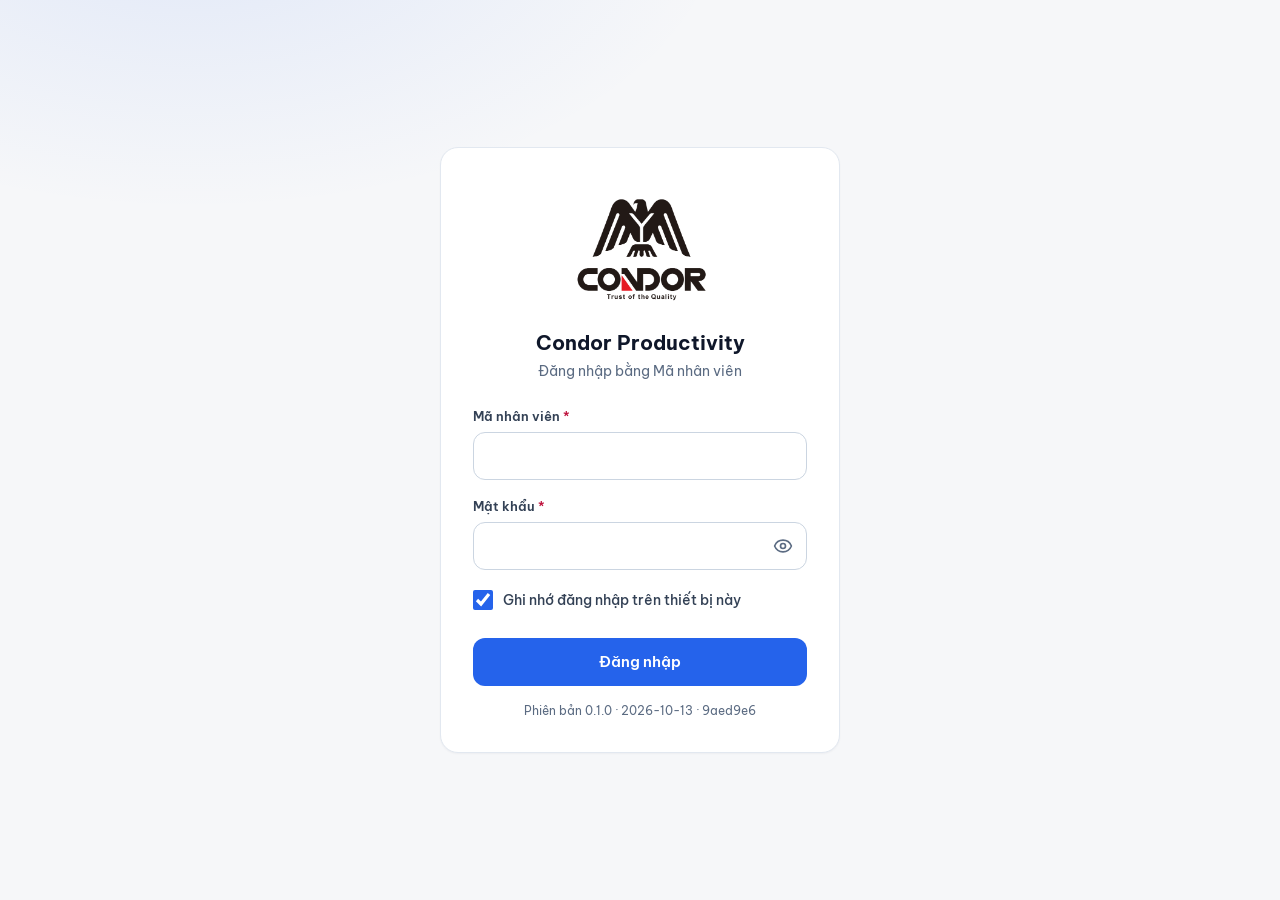
<file: v2-test/index.html>
<!DOCTYPE html>
<html lang="vi">
<head>
  <meta charset="UTF-8">
  <meta name="viewport" content="width=device-width, initial-scale=1, viewport-fit=cover">
  <meta name="theme-color" content="#FFFFFF">
  <title>Condor Productivity</title>
  <link rel="icon" type="image/png" href="./favicon.png">
  <link rel="preconnect" href="https://fonts.googleapis.com">
  <link rel="preconnect" href="https://fonts.gstatic.com" crossorigin>
  <link href="https://fonts.googleapis.com/css2?family=Be+Vietnam+Pro:wght@400;500;600;700;800&family=Noto+Sans:wght@400;500;600;700&display=swap" rel="stylesheet">
  <script type="module" crossorigin src="./assets/index-bGQSguxn.js"></script>
  <link rel="modulepreload" crossorigin href="./assets/format-BxAJtXi1.js">
  <link rel="stylesheet" crossorigin href="./assets/index-SDVVZi4u.css">
</head>
<body>
  <div id="root"></div>
</body>
</html>
</file>
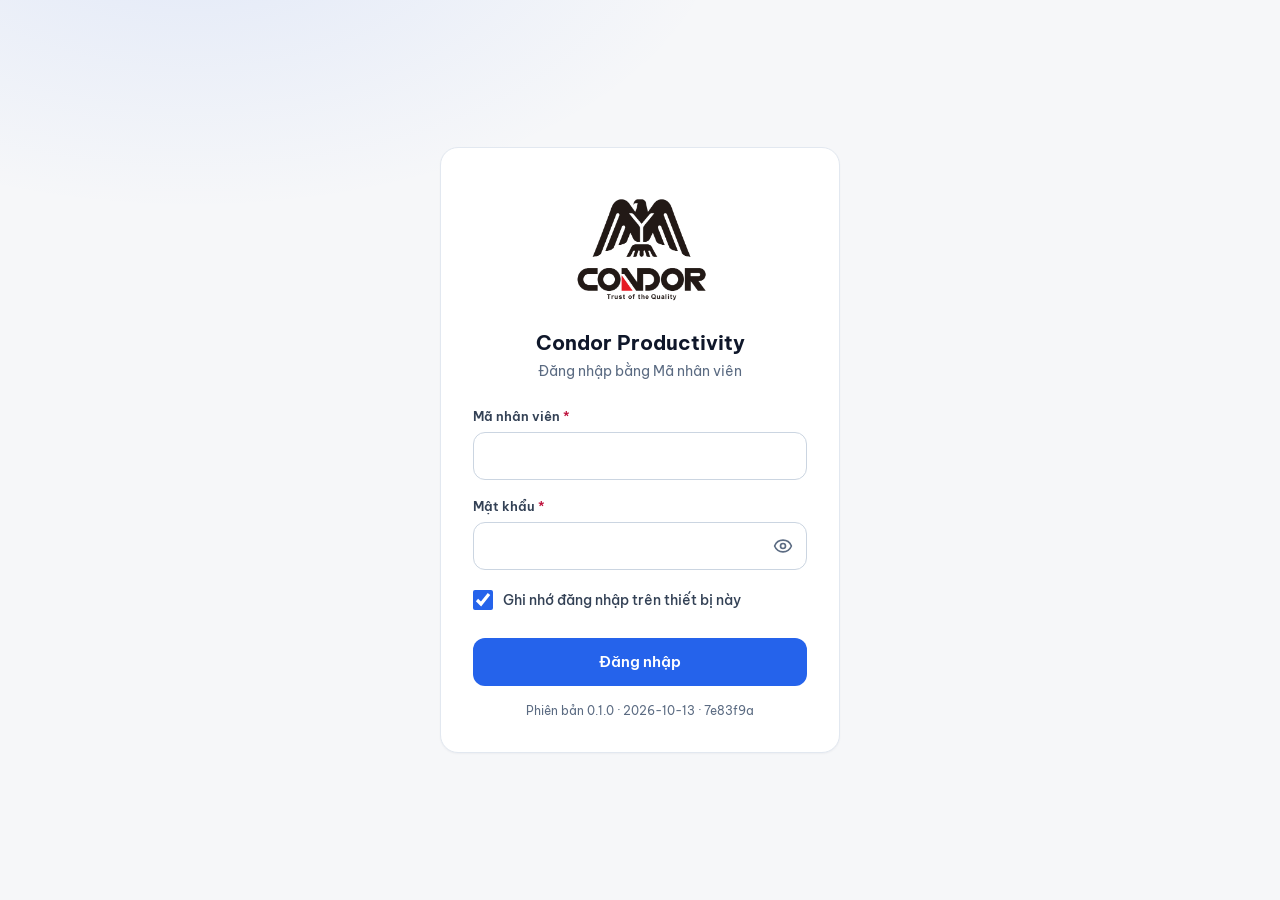
<file: v2/index.html>
<!DOCTYPE html>
<html lang="vi">
<head>
  <meta charset="UTF-8">
  <meta name="viewport" content="width=device-width, initial-scale=1, viewport-fit=cover">
  <meta name="theme-color" content="#FFFFFF">
  <title>Condor Productivity</title>
  <link rel="icon" type="image/png" href="./favicon.png">
  <link rel="preconnect" href="https://fonts.googleapis.com">
  <link rel="preconnect" href="https://fonts.gstatic.com" crossorigin>
  <link href="https://fonts.googleapis.com/css2?family=Be+Vietnam+Pro:wght@400;500;600;700;800&family=Noto+Sans:wght@400;500;600;700&display=swap" rel="stylesheet">
  <script type="module" crossorigin src="./assets/index-DLkJvARt.js"></script>
  <link rel="modulepreload" crossorigin href="./assets/jsx-runtime-D3jfb0Ew.js">
  <link rel="modulepreload" crossorigin href="./assets/ui-CKYLt1ez.js">
  <link rel="stylesheet" crossorigin href="./assets/index-SDVVZi4u.css">
</head>
<body>
  <div id="root"></div>
</body>
</html>
</file>
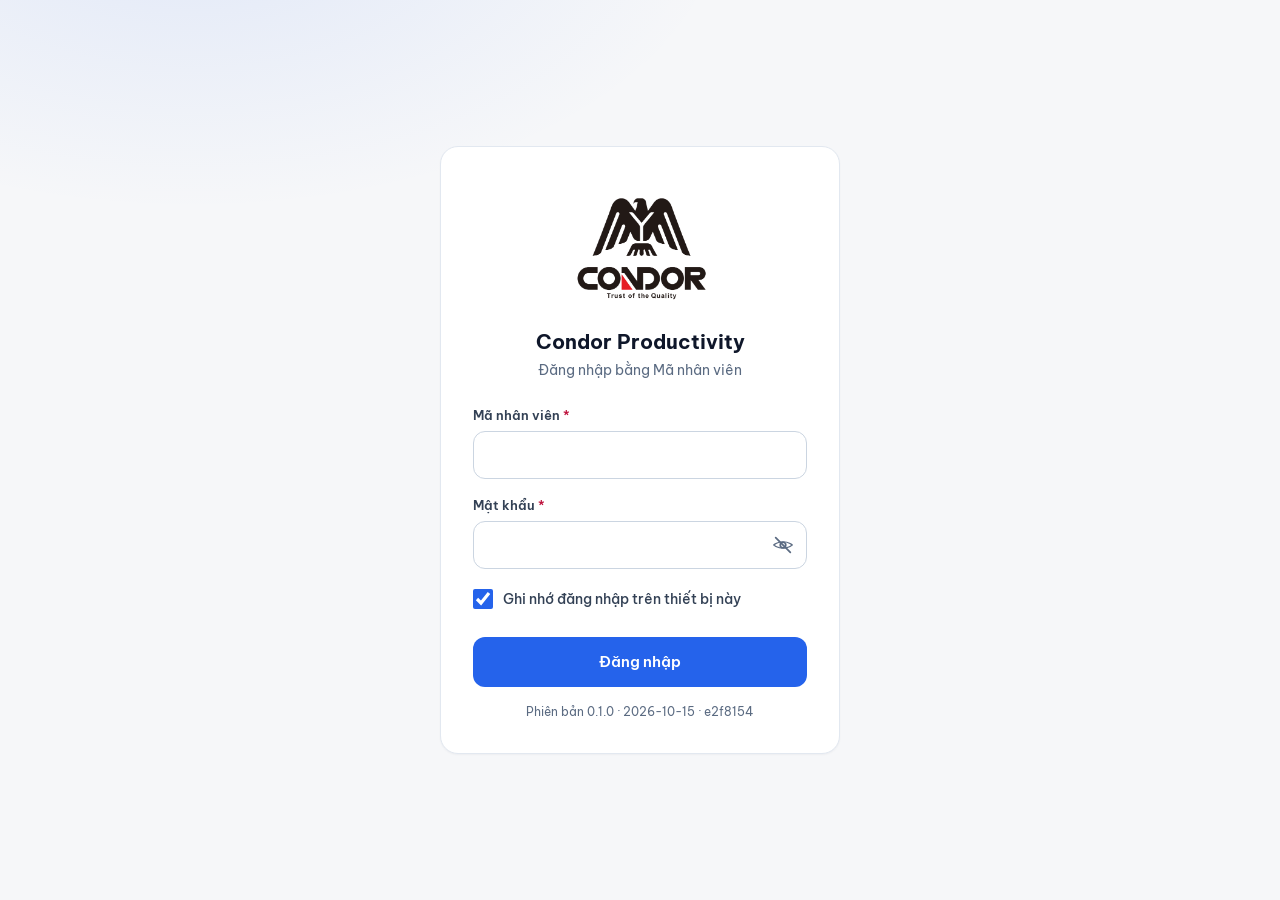
<file: v3-test/index.html>
<!DOCTYPE html>
<html lang="vi">
<head>
  <meta charset="UTF-8">
  <meta name="viewport" content="width=device-width, initial-scale=1, viewport-fit=cover">
  <meta name="theme-color" content="#FFFFFF">
  <title>Condor Productivity</title>
  <link rel="icon" type="image/png" href="./favicon.png">
  <link rel="preconnect" href="https://fonts.googleapis.com">
  <link rel="preconnect" href="https://fonts.gstatic.com" crossorigin>
  <link href="https://fonts.googleapis.com/css2?family=Be+Vietnam+Pro:wght@400;500;600;700;800&family=Noto+Sans:wght@400;500;600;700&display=swap" rel="stylesheet">
  <script type="module" crossorigin src="./assets/index-CWH3OGAE.js"></script>
  <link rel="modulepreload" crossorigin href="./assets/format-BxAJtXi1.js">
  <link rel="stylesheet" crossorigin href="./assets/index-0BwnwOy-.css">
</head>
<body>
  <div id="root"></div>
</body>
</html>
</file>
<file: v2-test/assets/index-SDVVZi4u.css>
/*! tailwindcss v4.3.3 | MIT License | https://tailwindcss.com */
@layer properties{@supports (((-webkit-hyphens:none)) and (not (margin-trim:inline))) or ((-moz-orient:inline) and (not (color:rgb(from red r g b)))){*,:before,:after,::backdrop{--tw-translate-x:0;--tw-translate-y:0;--tw-translate-z:0;--tw-divide-y-reverse:0;--tw-border-style:solid;--tw-leading:initial;--tw-font-weight:initial;--tw-tracking:initial;--tw-ordinal:initial;--tw-slashed-zero:initial;--tw-numeric-figure:initial;--tw-numeric-spacing:initial;--tw-numeric-fraction:initial;--tw-shadow:0 0 #0000;--tw-shadow-color:initial;--tw-shadow-alpha:100%;--tw-inset-shadow:0 0 #0000;--tw-inset-shadow-color:initial;--tw-inset-shadow-alpha:100%;--tw-ring-color:initial;--tw-ring-shadow:0 0 #0000;--tw-inset-ring-color:initial;--tw-inset-ring-shadow:0 0 #0000;--tw-ring-inset:initial;--tw-ring-offset-width:0px;--tw-ring-offset-color:#fff;--tw-ring-offset-shadow:0 0 #0000;--tw-outline-style:solid;--tw-backdrop-blur:initial;--tw-backdrop-brightness:initial;--tw-backdrop-contrast:initial;--tw-backdrop-grayscale:initial;--tw-backdrop-hue-rotate:initial;--tw-backdrop-invert:initial;--tw-backdrop-opacity:initial;--tw-backdrop-saturate:initial;--tw-backdrop-sepia:initial;--tw-duration:initial;--tw-ease:initial}}}@layer theme{:root,:host{--font-sans:"Be Vietnam Pro", "Noto Sans", ui-sans-serif, system-ui, sans-serif;--font-mono:ui-monospace, SFMono-Regular, Menlo, Monaco, Consolas, "Liberation Mono", "Courier New", monospace;--color-red-700:oklch(50.5% .213 27.518);--color-amber-300:oklch(87.9% .169 91.605);--color-amber-400:oklch(82.8% .189 84.429);--color-amber-500:oklch(76.9% .188 70.08);--color-emerald-50:oklch(97.9% .021 166.113);--color-emerald-400:oklch(76.5% .177 163.223);--color-emerald-600:oklch(59.6% .145 163.225);--color-emerald-700:oklch(50.8% .118 165.612);--color-blue-50:oklch(97% .014 254.604);--color-blue-200:oklch(88.2% .059 254.128);--color-blue-700:oklch(48.8% .243 264.376);--color-violet-50:oklch(96.9% .016 293.756);--color-violet-700:oklch(49.1% .27 292.581);--color-rose-400:oklch(71.2% .194 13.428);--color-rose-600:oklch(58.6% .253 17.585);--color-slate-50:oklch(98.4% .003 247.858);--color-slate-200:oklch(92.9% .013 255.508);--color-slate-300:oklch(86.9% .022 252.894);--color-slate-400:oklch(70.4% .04 256.788);--color-slate-900:oklch(20.8% .042 265.755);--color-white:#fff;--spacing:.25rem;--container-xs:20rem;--container-sm:24rem;--container-md:28rem;--container-xl:36rem;--container-3xl:48rem;--text-xs:.75rem;--text-xs--line-height:calc(1 / .75);--text-sm:.875rem;--text-sm--line-height:calc(1.25 / .875);--text-base:1rem;--text-base--line-height:calc(1.5 / 1);--text-lg:1.125rem;--text-lg--line-height:calc(1.75 / 1.125);--text-xl:1.25rem;--text-xl--line-height:calc(1.75 / 1.25);--font-weight-normal:400;--font-weight-medium:500;--font-weight-semibold:600;--font-weight-bold:700;--tracking-tight:-.025em;--tracking-wide:.025em;--leading-tight:1.25;--leading-snug:1.375;--leading-relaxed:1.625;--radius-md:.375rem;--radius-lg:.5rem;--radius-xl:.75rem;--radius-2xl:1rem;--ease-out:cubic-bezier(0, 0, .2, 1);--animate-spin:spin 1s linear infinite;--animate-pulse:pulse 2s cubic-bezier(.4, 0, .6, 1) infinite;--default-transition-duration:.15s;--default-transition-timing-function:cubic-bezier(.4, 0, .2, 1);--default-font-family:var(--font-sans);--default-mono-font-family:var(--font-mono);--color-bg:#f6f7f9;--color-surface:#fff;--color-surface-2:#f1f5f9;--color-line:#e2e8f0;--color-line-strong:#cbd5e1;--color-ink:#0f172a;--color-ink-2:#334155;--color-ink-3:#5b6b82;--color-primary:#2563eb;--color-primary-hover:#1d4ed8;--color-primary-soft:#eff6ff;--color-success:#047857;--color-success-soft:#ecfdf5;--color-success-line:#a7f3d0;--color-warning:#92400e;--color-warning-soft:#fffbeb;--color-warning-line:#fde68a;--color-danger:#be123c;--color-danger-soft:#fff1f2;--color-danger-line:#fecdd3;--color-danger-solid:#dc2626;--animate-sheet:sheet-in .26s cubic-bezier(.2,.8,.2,1);--animate-fade:fade-in .2s cubic-bezier(.2,.8,.2,1)}}@layer base{*,:after,:before,::backdrop{box-sizing:border-box;border:0 solid;margin:0;padding:0}::file-selector-button{box-sizing:border-box;border:0 solid;margin:0;padding:0}html,:host{-webkit-text-size-adjust:100%;tab-size:4;line-height:1.5;font-family:var(--default-font-family,-apple-system, BlinkMacSystemFont, "Segoe UI", Roboto, "Helvetica Neue", "Noto Sans", Arial, sans-serif, "Apple Color Emoji", "Segoe UI Emoji", "Segoe UI Symbol", "Noto Color Emoji");font-feature-settings:var(--default-font-feature-settings,normal);font-variation-settings:var(--default-font-variation-settings,normal);-webkit-tap-highlight-color:transparent}hr{height:0;color:inherit;border-top-width:1px}abbr:where([title]){-webkit-text-decoration:underline dotted;text-decoration:underline dotted}h1,h2,h3,h4,h5,h6{font-size:inherit;font-weight:inherit}a{color:inherit;-webkit-text-decoration:inherit;-webkit-text-decoration:inherit;-webkit-text-decoration:inherit;-webkit-text-decoration:inherit;text-decoration:inherit}b,strong{font-weight:bolder}code,kbd,samp,pre{font-family:var(--default-mono-font-family,ui-monospace, SFMono-Regular, Menlo, Monaco, Consolas, "Liberation Mono", "Courier New", monospace);font-feature-settings:var(--default-mono-font-feature-settings,normal);font-variation-settings:var(--default-mono-font-variation-settings,normal);font-size:1em}small{font-size:80%}sub,sup{vertical-align:baseline;font-size:75%;line-height:0;position:relative}sub{bottom:-.25em}sup{top:-.5em}table{text-indent:0;border-color:inherit;border-collapse:collapse}:-moz-focusring:where(:not(iframe)){outline:auto}progress{vertical-align:baseline}summary{display:list-item}ol,ul,menu{list-style:none}img,svg,video,canvas,audio,iframe,embed,object{vertical-align:middle;display:block}img,video{max-width:100%;height:auto}button,input,select,optgroup,textarea{font:inherit;font-feature-settings:inherit;font-variation-settings:inherit;letter-spacing:inherit;color:inherit;opacity:1;background-color:#0000;border-radius:0}::file-selector-button{font:inherit;font-feature-settings:inherit;font-variation-settings:inherit;letter-spacing:inherit;color:inherit;opacity:1;background-color:#0000;border-radius:0}:where(select:is([multiple],[size])) optgroup{font-weight:bolder}:where(select:is([multiple],[size])) optgroup option{padding-inline-start:20px}::file-selector-button{margin-inline-end:4px}::placeholder{opacity:1}@supports (not ((-webkit-appearance:-apple-pay-button))) or (contain-intrinsic-size:1px){::placeholder{color:currentColor}@supports (color:color-mix(in lab, red, red)){::placeholder{color:color-mix(in oklab, currentcolor 50%, transparent)}}}textarea{resize:vertical}::-webkit-search-decoration{-webkit-appearance:none}::-webkit-date-and-time-value{min-height:1lh;text-align:inherit}::-webkit-datetime-edit{display:inline-flex}::-webkit-datetime-edit-fields-wrapper{padding:0}::-webkit-datetime-edit{padding-block:0}::-webkit-datetime-edit-year-field{padding-block:0}::-webkit-datetime-edit-month-field{padding-block:0}::-webkit-datetime-edit-day-field{padding-block:0}::-webkit-datetime-edit-hour-field{padding-block:0}::-webkit-datetime-edit-minute-field{padding-block:0}::-webkit-datetime-edit-second-field{padding-block:0}::-webkit-datetime-edit-millisecond-field{padding-block:0}::-webkit-datetime-edit-meridiem-field{padding-block:0}::-webkit-calendar-picker-indicator{line-height:1}:-moz-ui-invalid{box-shadow:none}button,input:where([type=button],[type=reset],[type=submit]){appearance:button}::file-selector-button{appearance:button}::-webkit-inner-spin-button{height:auto}::-webkit-outer-spin-button{height:auto}[hidden]:where(:not([hidden=until-found])){display:none!important}html,body,#root{height:100%}body{background:var(--color-bg);color:var(--color-ink-2);font-family:var(--font-sans);-webkit-font-smoothing:antialiased;-webkit-tap-highlight-color:transparent;margin:0;font-size:15px;line-height:1.55}button{cursor:pointer;touch-action:manipulation}button:disabled{cursor:not-allowed}h1,h2,h3{color:var(--color-ink);text-wrap:balance}:focus-visible{outline:2px solid var(--color-primary);outline-offset:2px;border-radius:6px}table{font-variant-numeric:tabular-nums}@media (prefers-reduced-motion:reduce){*,:before,:after{transition-duration:.01ms!important;animation-duration:.01ms!important}}}@layer components;@layer utilities{.\@container{container-type:inline-size}.pointer-events-none{pointer-events:none}.collapse{visibility:collapse}.visible{visibility:visible}.sr-only{clip-path:inset(50%);white-space:nowrap;border-width:0;width:1px;height:1px;margin:-1px;padding:0;position:absolute;overflow:hidden}.absolute{position:absolute}.fixed{position:fixed}.relative{position:relative}.sticky{position:sticky}.inset-0{inset:0}.inset-y-0{inset-block:0}.inset-y-1{inset-block:var(--spacing)}.-top-1{top:calc(var(--spacing) * -1)}.top-0{top:0}.top-1\/2{top:50%}.top-2{top:calc(var(--spacing) * 2)}.top-2\.5{top:calc(var(--spacing) * 2.5)}.top-3{top:calc(var(--spacing) * 3)}.right-0{right:0}.right-1{right:var(--spacing)}.right-3{right:calc(var(--spacing) * 3)}.right-4{right:calc(var(--spacing) * 4)}.right-\[calc\(3\.6rem\+0\.5rem\)\]{right:4.1rem}.-bottom-1{bottom:calc(var(--spacing) * -1)}.bottom-0{bottom:0}.bottom-2\.5{bottom:calc(var(--spacing) * 2.5)}.bottom-20{bottom:calc(var(--spacing) * 20)}.bottom-24{bottom:calc(var(--spacing) * 24)}.bottom-\[calc\(4\.75rem\+env\(safe-area-inset-bottom\)\)\]{bottom:calc(4.75rem + env(safe-area-inset-bottom))}.left-0{left:0}.left-1\/2{left:50%}.left-3{left:calc(var(--spacing) * 3)}.left-\[calc\(5\.5rem\+0\.5rem\)\]{left:6rem}.z-10{z-index:10}.z-20{z-index:20}.z-40{z-index:40}.z-\[60\]{z-index:60}.z-\[80\]{z-index:80}.z-\[200\]{z-index:200}.order-1{order:1}.order-2{order:2}.order-3{order:3}.order-4{order:4}.order-5{order:5}.order-6{order:6}.order-7{order:7}.col-span-2{grid-column:span 2/span 2}.m-0{margin:0}.mx-auto{margin-inline:auto}.my-4{margin-block:calc(var(--spacing) * 4)}.-mt-1{margin-top:calc(var(--spacing) * -1)}.-mt-3{margin-top:calc(var(--spacing) * -3)}.mt-0{margin-top:0}.mt-0\.5{margin-top:calc(var(--spacing) * .5)}.mt-1{margin-top:var(--spacing)}.mt-1\.5{margin-top:calc(var(--spacing) * 1.5)}.mt-2{margin-top:calc(var(--spacing) * 2)}.mt-2\.5{margin-top:calc(var(--spacing) * 2.5)}.mt-3{margin-top:calc(var(--spacing) * 3)}.mt-3\.5{margin-top:calc(var(--spacing) * 3.5)}.mt-4{margin-top:calc(var(--spacing) * 4)}.mt-5{margin-top:calc(var(--spacing) * 5)}.mr-1{margin-right:var(--spacing)}.mr-1\.5{margin-right:calc(var(--spacing) * 1.5)}.mr-2{margin-right:calc(var(--spacing) * 2)}.mb-0{margin-bottom:0}.mb-1{margin-bottom:var(--spacing)}.mb-1\.5{margin-bottom:calc(var(--spacing) * 1.5)}.mb-2{margin-bottom:calc(var(--spacing) * 2)}.mb-2\.5{margin-bottom:calc(var(--spacing) * 2.5)}.mb-3{margin-bottom:calc(var(--spacing) * 3)}.mb-3\.5{margin-bottom:calc(var(--spacing) * 3.5)}.mb-4{margin-bottom:calc(var(--spacing) * 4)}.mb-5{margin-bottom:calc(var(--spacing) * 5)}.mb-6{margin-bottom:calc(var(--spacing) * 6)}.-ml-2{margin-left:calc(var(--spacing) * -2)}.ml-2{margin-left:calc(var(--spacing) * 2)}.block{display:block}.contents{display:contents}.flex{display:flex}.grid{display:grid}.hidden{display:none}.inline{display:inline}.inline-block{display:inline-block}.inline-flex{display:inline-flex}.table{display:table}.size-1\.5{width:calc(var(--spacing) * 1.5);height:calc(var(--spacing) * 1.5)}.size-2\.5{width:calc(var(--spacing) * 2.5);height:calc(var(--spacing) * 2.5)}.size-3{width:calc(var(--spacing) * 3);height:calc(var(--spacing) * 3)}.size-3\.5{width:calc(var(--spacing) * 3.5);height:calc(var(--spacing) * 3.5)}.size-4{width:calc(var(--spacing) * 4);height:calc(var(--spacing) * 4)}.size-5{width:calc(var(--spacing) * 5);height:calc(var(--spacing) * 5)}.size-7{width:calc(var(--spacing) * 7);height:calc(var(--spacing) * 7)}.size-8{width:calc(var(--spacing) * 8);height:calc(var(--spacing) * 8)}.size-9{width:calc(var(--spacing) * 9);height:calc(var(--spacing) * 9)}.size-10{width:calc(var(--spacing) * 10);height:calc(var(--spacing) * 10)}.size-11{width:calc(var(--spacing) * 11);height:calc(var(--spacing) * 11)}.size-12{width:calc(var(--spacing) * 12);height:calc(var(--spacing) * 12)}.size-\[18px\]{width:18px;height:18px}.size-\[22px\]{width:22px;height:22px}.size-\[150px\]{width:150px;height:150px}.size-full{width:100%;height:100%}.h-1{height:var(--spacing)}.h-2{height:calc(var(--spacing) * 2)}.h-3{height:calc(var(--spacing) * 3)}.h-4{height:calc(var(--spacing) * 4)}.h-7{height:calc(var(--spacing) * 7)}.h-9{height:calc(var(--spacing) * 9)}.h-\[3\.75rem\]{height:3.75rem}.h-\[3px\]{height:3px}.h-\[230px\]{height:230px}.h-\[260px\]{height:260px}.h-full{height:100%}.max-h-48{max-height:calc(var(--spacing) * 48)}.max-h-\[88dvh\]{max-height:88dvh}.field-input{width:100%;min-height:48px;color:var(--color-ink);background:var(--color-surface);border:1px solid var(--color-line-strong);border-radius:12px;padding:10px 14px;font-size:16px;transition:border-color .12s,box-shadow .12s}.field-input:hover{border-color:#94a3b8}.field-input:focus{border-color:var(--color-primary);outline:none;box-shadow:0 0 0 3px #2563eb2e}.\!min-h-11{min-height:calc(var(--spacing) * 11)!important}.\!min-h-12{min-height:calc(var(--spacing) * 12)!important}.min-h-10{min-height:calc(var(--spacing) * 10)}.min-h-11{min-height:calc(var(--spacing) * 11)}.min-h-12{min-height:calc(var(--spacing) * 12)}.min-h-\[2\.75em\]{min-height:2.75em}.min-h-\[52px\]{min-height:52px}.min-h-\[58px\]{min-height:58px}.min-h-dvh{min-height:100dvh}.\!w-auto{width:auto!important}.w-3{width:calc(var(--spacing) * 3)}.w-8{width:calc(var(--spacing) * 8)}.w-10{width:calc(var(--spacing) * 10)}.w-\[3px\]{width:3px}.w-full{width:100%}.max-w-3xl{max-width:var(--container-3xl)}.max-w-\[11rem\]{max-width:11rem}.max-w-\[13rem\]{max-width:13rem}.max-w-\[14rem\]{max-width:14rem}.max-w-\[55\%\]{max-width:55%}.max-w-\[400px\]{max-width:400px}.max-w-\[1400px\]{max-width:1400px}.max-w-\[calc\(100vw-24px\)\]{max-width:calc(100vw - 24px)}.max-w-\[min\(440px\,calc\(100vw-32px\)\)\]{max-width:min(440px,100vw - 32px)}.max-w-full{max-width:100%}.max-w-md{max-width:var(--container-md)}.max-w-sm{max-width:var(--container-sm)}.max-w-xl{max-width:var(--container-xl)}.max-w-xs{max-width:var(--container-xs)}.min-w-0{min-width:0}.min-w-\[12rem\]{min-width:12rem}.min-w-\[14rem\]{min-width:14rem}.min-w-\[110px\]{min-width:110px}.min-w-\[180px\]{min-width:180px}.min-w-\[200px\]{min-width:200px}.min-w-\[220px\]{min-width:220px}.flex-1{flex:1}.shrink-0{flex-shrink:0}.grow{flex-grow:1}.basis-56{flex-basis:calc(var(--spacing) * 56)}.basis-full{flex-basis:100%}.border-collapse{border-collapse:collapse}.-translate-x-1\/2{--tw-translate-x:calc(calc(1 / 2 * 100%) * -1);translate:var(--tw-translate-x) var(--tw-translate-y)}.-translate-x-full{--tw-translate-x:-100%;translate:var(--tw-translate-x) var(--tw-translate-y)}.-translate-y-1\/2{--tw-translate-y:calc(calc(1 / 2 * 100%) * -1);translate:var(--tw-translate-x) var(--tw-translate-y)}.-translate-y-\[160\%\]{--tw-translate-y:calc(160% * -1);translate:var(--tw-translate-x) var(--tw-translate-y)}.-translate-y-full{--tw-translate-y:-100%;translate:var(--tw-translate-x) var(--tw-translate-y)}.translate-y-0{--tw-translate-y:0px;translate:var(--tw-translate-x) var(--tw-translate-y)}.translate-y-2{--tw-translate-y:calc(var(--spacing) * 2);translate:var(--tw-translate-x) var(--tw-translate-y)}.translate-y-full{--tw-translate-y:100%;translate:var(--tw-translate-x) var(--tw-translate-y)}.-rotate-90{rotate:-90deg}.rotate-180{rotate:180deg}.animate-fade{animation:var(--animate-fade)}.animate-pulse{animation:var(--animate-pulse)}.animate-sheet{animation:var(--animate-sheet)}.animate-spin{animation:var(--animate-spin)}.cursor-pointer{cursor:pointer}.\[scrollbar-width\:thin\]{scrollbar-width:thin}.list-none{list-style-type:none}.grid-cols-1{grid-template-columns:repeat(1,minmax(0,1fr))}.grid-cols-2{grid-template-columns:repeat(2,minmax(0,1fr))}.grid-cols-3{grid-template-columns:repeat(3,minmax(0,1fr))}.grid-cols-7{grid-template-columns:repeat(7,minmax(0,1fr))}.grid-cols-\[3\.4rem_minmax\(0\,1fr\)_5\.4rem\]{grid-template-columns:3.4rem minmax(0,1fr) 5.4rem}.grid-cols-\[minmax\(0\,1fr\)_minmax\(0\,1fr\)\]{grid-template-columns:minmax(0,1fr) minmax(0,1fr)}.grid-cols-\[minmax\(0\,5\.5rem\)_1fr_3\.6rem\]{grid-template-columns:minmax(0,5.5rem) 1fr 3.6rem}.flex-col{flex-direction:column}.flex-wrap{flex-wrap:wrap}.items-baseline{align-items:baseline}.items-center{align-items:center}.items-end{align-items:flex-end}.items-start{align-items:flex-start}.justify-between{justify-content:space-between}.justify-center{justify-content:center}.justify-end{justify-content:flex-end}.gap-0\.5{gap:calc(var(--spacing) * .5)}.gap-1{gap:var(--spacing)}.gap-1\.5{gap:calc(var(--spacing) * 1.5)}.gap-2{gap:calc(var(--spacing) * 2)}.gap-2\.5{gap:calc(var(--spacing) * 2.5)}.gap-3{gap:calc(var(--spacing) * 3)}.gap-4{gap:calc(var(--spacing) * 4)}.gap-6{gap:calc(var(--spacing) * 6)}.gap-x-2\.5{column-gap:calc(var(--spacing) * 2.5)}.gap-x-3{column-gap:calc(var(--spacing) * 3)}.gap-x-4{column-gap:calc(var(--spacing) * 4)}.gap-x-5{column-gap:calc(var(--spacing) * 5)}.gap-x-8{column-gap:calc(var(--spacing) * 8)}.gap-y-1{row-gap:var(--spacing)}.gap-y-1\.5{row-gap:calc(var(--spacing) * 1.5)}.gap-y-2{row-gap:calc(var(--spacing) * 2)}.gap-y-5{row-gap:calc(var(--spacing) * 5)}:where(.divide-y>:not(:last-child)){--tw-divide-y-reverse:0;border-bottom-style:var(--tw-border-style);border-top-style:var(--tw-border-style);border-top-width:calc(1px * var(--tw-divide-y-reverse));border-bottom-width:calc(1px * calc(1 - var(--tw-divide-y-reverse)))}:where(.divide-line>:not(:last-child)){border-color:var(--color-line)}.truncate{text-overflow:ellipsis;white-space:nowrap;overflow:hidden}.overflow-hidden{overflow:hidden}.overflow-x-auto{overflow-x:auto}.overflow-y-auto{overflow-y:auto}.rounded{border-radius:.25rem}.rounded-2xl{border-radius:var(--radius-2xl)}.rounded-\[3px\]{border-radius:3px}.rounded-\[4px\]{border-radius:4px}.rounded-\[5px\]{border-radius:5px}.rounded-\[10px\]{border-radius:10px}.rounded-\[14px\]{border-radius:14px}.rounded-\[18px\]{border-radius:18px}.rounded-full{border-radius:2147483647px}.rounded-lg{border-radius:var(--radius-lg)}.rounded-md{border-radius:var(--radius-md)}.rounded-xl{border-radius:var(--radius-xl)}.rounded-t-\[18px\]{border-top-left-radius:18px;border-top-right-radius:18px}.rounded-b-full{border-bottom-right-radius:2147483647px;border-bottom-left-radius:2147483647px}.border{border-style:var(--tw-border-style);border-width:1px}.border-2{border-style:var(--tw-border-style);border-width:2px}.border-\[3px\]{border-style:var(--tw-border-style);border-width:3px}.border-t{border-top-style:var(--tw-border-style);border-top-width:1px}.border-t-2{border-top-style:var(--tw-border-style);border-top-width:2px}.border-r{border-right-style:var(--tw-border-style);border-right-width:1px}.border-b{border-bottom-style:var(--tw-border-style);border-bottom-width:1px}.border-l{border-left-style:var(--tw-border-style);border-left-width:1px}.border-l-2{border-left-style:var(--tw-border-style);border-left-width:2px}.border-l-4{border-left-style:var(--tw-border-style);border-left-width:4px}.border-dashed{--tw-border-style:dashed;border-style:dashed}.border-blue-200{border-color:var(--color-blue-200)}.border-current{border-color:currentColor}.border-danger-line{border-color:var(--color-danger-line)}.border-emerald-400{border-color:var(--color-emerald-400)}.border-line{border-color:var(--color-line)}.border-line-strong{border-color:var(--color-line-strong)}.border-primary{border-color:var(--color-primary)}.border-rose-400{border-color:var(--color-rose-400)}.border-slate-400{border-color:var(--color-slate-400)}.border-success-line{border-color:var(--color-success-line)}.border-transparent{border-color:#0000}.border-warning-line{border-color:var(--color-warning-line)}.border-r-transparent{border-right-color:#0000}.bg-\[\#1F1215\]{background-color:#1f1215}.bg-amber-300{background-color:var(--color-amber-300)}.bg-amber-400{background-color:var(--color-amber-400)}.bg-amber-500{background-color:var(--color-amber-500)}.bg-bg{background-color:var(--color-bg)}.bg-blue-50{background-color:var(--color-blue-50)}.bg-current{background-color:currentColor}.bg-danger-soft{background-color:var(--color-danger-soft)}.bg-danger-soft\/40{background-color:#fff1f266}@supports (color:color-mix(in lab, red, red)){.bg-danger-soft\/40{background-color:color-mix(in oklab, var(--color-danger-soft) 40%, transparent)}}.bg-danger-solid{background-color:var(--color-danger-solid)}.bg-emerald-50{background-color:var(--color-emerald-50)}.bg-emerald-600{background-color:var(--color-emerald-600)}.bg-line-strong{background-color:var(--color-line-strong)}.bg-primary{background-color:var(--color-primary)}.bg-primary-soft{background-color:var(--color-primary-soft)}.bg-rose-600{background-color:var(--color-rose-600)}.bg-slate-300{background-color:var(--color-slate-300)}.bg-slate-900{background-color:var(--color-slate-900)}.bg-slate-900\/55{background-color:#0f172b8c}@supports (color:color-mix(in lab, red, red)){.bg-slate-900\/55{background-color:color-mix(in oklab, var(--color-slate-900) 55%, transparent)}}.bg-success-soft{background-color:var(--color-success-soft)}.bg-surface{background-color:var(--color-surface)}.bg-surface-2{background-color:var(--color-surface-2)}.bg-violet-50{background-color:var(--color-violet-50)}.bg-warning-soft{background-color:var(--color-warning-soft)}.bg-white{background-color:var(--color-white)}.p-0{padding:0}.p-3{padding:calc(var(--spacing) * 3)}.p-4{padding:calc(var(--spacing) * 4)}.p-5{padding:calc(var(--spacing) * 5)}.p-7{padding:calc(var(--spacing) * 7)}.px-1{padding-inline:var(--spacing)}.px-1\.5{padding-inline:calc(var(--spacing) * 1.5)}.px-2{padding-inline:calc(var(--spacing) * 2)}.px-2\.5{padding-inline:calc(var(--spacing) * 2.5)}.px-3{padding-inline:calc(var(--spacing) * 3)}.px-3\.5{padding-inline:calc(var(--spacing) * 3.5)}.px-4{padding-inline:calc(var(--spacing) * 4)}.px-5{padding-inline:calc(var(--spacing) * 5)}.px-\[13px\]{padding-inline:13px}.\!py-2{padding-block:calc(var(--spacing) * 2)!important}.py-0\.5{padding-block:calc(var(--spacing) * .5)}.py-1{padding-block:var(--spacing)}.py-1\.5{padding-block:calc(var(--spacing) * 1.5)}.py-2{padding-block:calc(var(--spacing) * 2)}.py-2\.5{padding-block:calc(var(--spacing) * 2.5)}.py-3{padding-block:calc(var(--spacing) * 3)}.py-3\.5{padding-block:calc(var(--spacing) * 3.5)}.py-4{padding-block:calc(var(--spacing) * 4)}.py-6{padding-block:calc(var(--spacing) * 6)}.py-9{padding-block:calc(var(--spacing) * 9)}.py-10{padding-block:calc(var(--spacing) * 10)}.py-16{padding-block:calc(var(--spacing) * 16)}.py-\[3px\]{padding-block:3px}.pt-0\.5{padding-top:calc(var(--spacing) * .5)}.pt-2\.5{padding-top:calc(var(--spacing) * 2.5)}.pt-3{padding-top:calc(var(--spacing) * 3)}.pt-4{padding-top:calc(var(--spacing) * 4)}.pt-6{padding-top:calc(var(--spacing) * 6)}.pt-\[max\(8px\,env\(safe-area-inset-top\)\)\]{padding-top:max(8px, env(safe-area-inset-top))}.pr-1{padding-right:var(--spacing)}.pr-2{padding-right:calc(var(--spacing) * 2)}.pr-8{padding-right:calc(var(--spacing) * 8)}.pr-12{padding-right:calc(var(--spacing) * 12)}.pb-0\.5{padding-bottom:calc(var(--spacing) * .5)}.pb-2{padding-bottom:calc(var(--spacing) * 2)}.pb-3\.5{padding-bottom:calc(var(--spacing) * 3.5)}.pb-28{padding-bottom:calc(var(--spacing) * 28)}.pb-\[env\(safe-area-inset-bottom\)\]{padding-bottom:env(safe-area-inset-bottom)}.pb-\[max\(20px\,env\(safe-area-inset-bottom\)\)\]{padding-bottom:max(20px, env(safe-area-inset-bottom))}.pl-3{padding-left:calc(var(--spacing) * 3)}.pl-4{padding-left:calc(var(--spacing) * 4)}.pl-5{padding-left:calc(var(--spacing) * 5)}.pl-9{padding-left:calc(var(--spacing) * 9)}.text-center{text-align:center}.text-left{text-align:left}.text-right{text-align:right}.align-\[-1px\]{vertical-align:-1px}.align-middle{vertical-align:middle}.text-base{font-size:var(--text-base);line-height:var(--tw-leading,var(--text-base--line-height))}.text-lg{font-size:var(--text-lg);line-height:var(--tw-leading,var(--text-lg--line-height))}.text-sm{font-size:var(--text-sm);line-height:var(--tw-leading,var(--text-sm--line-height))}.text-xl{font-size:var(--text-xl);line-height:var(--tw-leading,var(--text-xl--line-height))}.text-xs{font-size:var(--text-xs);line-height:var(--tw-leading,var(--text-xs--line-height))}.text-\[10\.5px\]{font-size:10.5px}.text-\[11\.5px\]{font-size:11.5px}.text-\[11px\]{font-size:11px}.text-\[12\.5px\]{font-size:12.5px}.text-\[12px\]{font-size:12px}.text-\[13\.5px\]{font-size:13.5px}.text-\[13px\]{font-size:13px}.text-\[14\.5px\]{font-size:14.5px}.text-\[14px\]{font-size:14px}.text-\[15px\]{font-size:15px}.text-\[16px\]{font-size:16px}.text-\[17px\]{font-size:17px}.text-\[18px\]{font-size:18px}.text-\[22px\]{font-size:22px}.text-\[24px\]{font-size:24px}.text-\[26px\]{font-size:26px}.text-\[28px\]{font-size:28px}.text-\[30px\]{font-size:30px}.leading-none{--tw-leading:1;line-height:1}.leading-relaxed{--tw-leading:var(--leading-relaxed);line-height:var(--leading-relaxed)}.leading-snug{--tw-leading:var(--leading-snug);line-height:var(--leading-snug)}.leading-tight{--tw-leading:var(--leading-tight);line-height:var(--leading-tight)}.font-bold{--tw-font-weight:var(--font-weight-bold);font-weight:var(--font-weight-bold)}.font-medium{--tw-font-weight:var(--font-weight-medium);font-weight:var(--font-weight-medium)}.font-normal{--tw-font-weight:var(--font-weight-normal);font-weight:var(--font-weight-normal)}.font-semibold{--tw-font-weight:var(--font-weight-semibold);font-weight:var(--font-weight-semibold)}.tracking-\[0\.02em\]{--tw-tracking:.02em;letter-spacing:.02em}.tracking-tight{--tw-tracking:var(--tracking-tight);letter-spacing:var(--tracking-tight)}.tracking-wide{--tw-tracking:var(--tracking-wide);letter-spacing:var(--tracking-wide)}.\[overflow-wrap\:anywhere\]{overflow-wrap:anywhere}.\!whitespace-normal{white-space:normal!important}.whitespace-nowrap{white-space:nowrap}.text-blue-700{color:var(--color-blue-700)}.text-danger{color:var(--color-danger)}.text-emerald-700{color:var(--color-emerald-700)}.text-ink{color:var(--color-ink)}.text-ink-2{color:var(--color-ink-2)}.text-ink-3{color:var(--color-ink-3)}.text-line-strong{color:var(--color-line-strong)}.text-primary{color:var(--color-primary)}.text-primary-hover{color:var(--color-primary-hover)}.text-slate-200{color:var(--color-slate-200)}.text-slate-900{color:var(--color-slate-900)}.text-success{color:var(--color-success)}.text-violet-700{color:var(--color-violet-700)}.text-warning{color:var(--color-warning)}.text-white{color:var(--color-white)}.uppercase{text-transform:uppercase}.tabular-nums{--tw-numeric-spacing:tabular-nums;font-variant-numeric:var(--tw-ordinal,) var(--tw-slashed-zero,) var(--tw-numeric-figure,) var(--tw-numeric-spacing,) var(--tw-numeric-fraction,)}.accent-primary{accent-color:var(--color-primary)}.opacity-0{opacity:0}.opacity-60{opacity:.6}.opacity-80{opacity:.8}.opacity-100{opacity:1}.shadow-\[-6px_0_6px_-6px_rgba\(15\,23\,42\,0\.18\)\]{--tw-shadow:-6px 0 6px -6px var(--tw-shadow-color,#0f172a2e);box-shadow:var(--tw-inset-shadow), var(--tw-inset-ring-shadow), var(--tw-ring-offset-shadow), var(--tw-ring-shadow), var(--tw-shadow)}.shadow-\[0_-4px_16px_rgb\(15_23_42\/0\.06\)\]{--tw-shadow:0 -4px 16px var(--tw-shadow-color,#0f172a0f);box-shadow:var(--tw-inset-shadow), var(--tw-inset-ring-shadow), var(--tw-ring-offset-shadow), var(--tw-ring-shadow), var(--tw-shadow)}.shadow-\[0_6px_18px_rgb\(37_99_235\/0\.28\)\]{--tw-shadow:0 6px 18px var(--tw-shadow-color,#2563eb47);box-shadow:var(--tw-inset-shadow), var(--tw-inset-ring-shadow), var(--tw-ring-offset-shadow), var(--tw-ring-shadow), var(--tw-shadow)}.shadow-card{--tw-shadow:0 1px 2px var(--tw-shadow-color,#0f172a0a);box-shadow:var(--tw-inset-shadow), var(--tw-inset-ring-shadow), var(--tw-ring-offset-shadow), var(--tw-ring-shadow), var(--tw-shadow)}.shadow-pop{--tw-shadow:0 24px 48px var(--tw-shadow-color,#0f172a38);box-shadow:var(--tw-inset-shadow), var(--tw-inset-ring-shadow), var(--tw-ring-offset-shadow), var(--tw-ring-shadow), var(--tw-shadow)}.ring-2{--tw-ring-shadow:var(--tw-ring-inset,) 0 0 0 calc(2px + var(--tw-ring-offset-width)) var(--tw-ring-color,currentcolor);box-shadow:var(--tw-inset-shadow), var(--tw-inset-ring-shadow), var(--tw-ring-offset-shadow), var(--tw-ring-shadow), var(--tw-shadow)}.ring-primary{--tw-ring-color:var(--color-primary)}.ring-offset-1{--tw-ring-offset-width:1px;--tw-ring-offset-shadow:var(--tw-ring-inset,) 0 0 0 var(--tw-ring-offset-width) var(--tw-ring-offset-color)}.outline{outline-style:var(--tw-outline-style);outline-width:1px}.backdrop-blur-\[3px\]{--tw-backdrop-blur:blur(3px);-webkit-backdrop-filter:var(--tw-backdrop-blur,) var(--tw-backdrop-brightness,) var(--tw-backdrop-contrast,) var(--tw-backdrop-grayscale,) var(--tw-backdrop-hue-rotate,) var(--tw-backdrop-invert,) var(--tw-backdrop-opacity,) var(--tw-backdrop-saturate,) var(--tw-backdrop-sepia,);backdrop-filter:var(--tw-backdrop-blur,) var(--tw-backdrop-brightness,) var(--tw-backdrop-contrast,) var(--tw-backdrop-grayscale,) var(--tw-backdrop-hue-rotate,) var(--tw-backdrop-invert,) var(--tw-backdrop-opacity,) var(--tw-backdrop-saturate,) var(--tw-backdrop-sepia,)}.transition-\[background-color\,border-color\,transform\]{transition-property:background-color,border-color,transform;transition-timing-function:var(--tw-ease,var(--default-transition-timing-function));transition-duration:var(--tw-duration,var(--default-transition-duration))}.transition-\[border-color\,box-shadow\]{transition-property:border-color,box-shadow;transition-timing-function:var(--tw-ease,var(--default-transition-timing-function));transition-duration:var(--tw-duration,var(--default-transition-duration))}.transition-\[opacity\,transform\]{transition-property:opacity,transform;transition-timing-function:var(--tw-ease,var(--default-transition-timing-function));transition-duration:var(--tw-duration,var(--default-transition-duration))}.transition-\[stroke-dashoffset\]{transition-property:stroke-dashoffset;transition-timing-function:var(--tw-ease,var(--default-transition-timing-function));transition-duration:var(--tw-duration,var(--default-transition-duration))}.transition-\[width\]{transition-property:width;transition-timing-function:var(--tw-ease,var(--default-transition-timing-function));transition-duration:var(--tw-duration,var(--default-transition-duration))}.transition-colors{transition-property:color,background-color,border-color,outline-color,text-decoration-color,fill,stroke,--tw-gradient-from,--tw-gradient-via,--tw-gradient-to;transition-timing-function:var(--tw-ease,var(--default-transition-timing-function));transition-duration:var(--tw-duration,var(--default-transition-duration))}.transition-transform{transition-property:transform,translate,scale,rotate;transition-timing-function:var(--tw-ease,var(--default-transition-timing-function));transition-duration:var(--tw-duration,var(--default-transition-duration))}.duration-100{--tw-duration:.1s;transition-duration:.1s}.duration-200{--tw-duration:.2s;transition-duration:.2s}.duration-700{--tw-duration:.7s;transition-duration:.7s}.ease-out{--tw-ease:var(--ease-out);transition-timing-function:var(--ease-out)}.outline-none{--tw-outline-style:none;outline-style:none}.file\:mr-3::file-selector-button{margin-right:calc(var(--spacing) * 3)}.file\:min-h-10::file-selector-button{min-height:calc(var(--spacing) * 10)}.file\:min-h-11::file-selector-button{min-height:calc(var(--spacing) * 11)}.file\:cursor-pointer::file-selector-button{cursor:pointer}.file\:rounded-\[10px\]::file-selector-button{border-radius:10px}.file\:rounded-lg::file-selector-button{border-radius:var(--radius-lg)}.file\:border::file-selector-button{border-style:var(--tw-border-style);border-width:1px}.file\:border-solid::file-selector-button{--tw-border-style:solid;border-style:solid}.file\:border-line-strong::file-selector-button{border-color:var(--color-line-strong)}.file\:bg-surface::file-selector-button{background-color:var(--color-surface)}.file\:px-3\.5::file-selector-button{padding-inline:calc(var(--spacing) * 3.5)}.file\:font-semibold::file-selector-button{--tw-font-weight:var(--font-weight-semibold);font-weight:var(--font-weight-semibold)}.file\:text-ink-2::file-selector-button{color:var(--color-ink-2)}.focus-within\:translate-y-0:focus-within{--tw-translate-y:0px;translate:var(--tw-translate-x) var(--tw-translate-y)}@media (hover:hover){.hover\:border-amber-400:hover{border-color:var(--color-amber-400)}.hover\:border-blue-200:hover{border-color:var(--color-blue-200)}.hover\:border-primary:hover{border-color:var(--color-primary)}.hover\:border-slate-400:hover{border-color:var(--color-slate-400)}.hover\:bg-emerald-700:hover{background-color:var(--color-emerald-700)}.hover\:bg-line:hover{background-color:var(--color-line)}.hover\:bg-primary-hover:hover{background-color:var(--color-primary-hover)}.hover\:bg-primary-soft:hover{background-color:var(--color-primary-soft)}.hover\:bg-red-700:hover{background-color:var(--color-red-700)}.hover\:bg-slate-50:hover{background-color:var(--color-slate-50)}.hover\:bg-surface-2:hover{background-color:var(--color-surface-2)}.hover\:text-ink:hover{color:var(--color-ink)}.hover\:text-primary-hover:hover{color:var(--color-primary-hover)}.hover\:shadow-md:hover{--tw-shadow:0 4px 6px -1px var(--tw-shadow-color,#0000001a), 0 2px 4px -2px var(--tw-shadow-color,#0000001a);box-shadow:var(--tw-inset-shadow), var(--tw-inset-ring-shadow), var(--tw-ring-offset-shadow), var(--tw-ring-shadow), var(--tw-shadow)}}.focus\:translate-y-0:focus{--tw-translate-y:0px;translate:var(--tw-translate-x) var(--tw-translate-y)}.active\:bg-line:active{background-color:var(--color-line)}@media (hover:hover){.enabled\:hover\:border-slate-400:enabled:hover{border-color:var(--color-slate-400)}}.active\:enabled\:scale-\[\.985\]:active:enabled{scale:.985}.disabled\:bg-slate-400:disabled{background-color:var(--color-slate-400)}.disabled\:opacity-40:disabled{opacity:.4}.disabled\:opacity-60:disabled{opacity:.6}@media (prefers-reduced-motion:reduce){.motion-reduce\:transition-none{transition-property:none}}@media not all and (width>=820px){.max-md\:sticky{position:sticky}.max-md\:bottom-\[calc\(4\.75rem\+env\(safe-area-inset-bottom\)\)\]{bottom:calc(4.75rem + env(safe-area-inset-bottom))}.max-md\:z-10{z-index:10}.max-md\:flex-1{flex:1}.max-md\:basis-full{flex-basis:100%}.max-md\:rounded-2xl{border-radius:var(--radius-2xl)}.max-md\:border{border-style:var(--tw-border-style);border-width:1px}.max-md\:border-line-strong{border-color:var(--color-line-strong)}.max-md\:bg-surface{background-color:var(--color-surface)}.max-md\:p-2\.5{padding:calc(var(--spacing) * 2.5)}.max-md\:px-5{padding-inline:calc(var(--spacing) * 5)}.max-md\:shadow-\[0_6px_18px_rgb\(15_23_42\/0\.16\)\]{--tw-shadow:0 6px 18px var(--tw-shadow-color,#0f172a29);box-shadow:var(--tw-inset-shadow), var(--tw-inset-ring-shadow), var(--tw-ring-offset-shadow), var(--tw-ring-shadow), var(--tw-shadow)}}@media (width>=820px){.md\:sticky{position:sticky}.md\:top-0{top:0}.md\:right-6{right:calc(var(--spacing) * 6)}.md\:bottom-4{bottom:calc(var(--spacing) * 4)}.md\:bottom-6{bottom:calc(var(--spacing) * 6)}.md\:order-last{order:9999}.md\:col-auto{grid-column:auto}.md\:col-span-1{grid-column:span 1/span 1}.md\:mb-4{margin-bottom:calc(var(--spacing) * 4)}.md\:mb-5{margin-bottom:calc(var(--spacing) * 5)}.md\:block{display:block}.md\:flex{display:flex}.md\:hidden{display:none}.md\:size-9{width:calc(var(--spacing) * 9);height:calc(var(--spacing) * 9)}.md\:h-dvh{height:100dvh}.md\:min-h-0{min-height:0}.md\:\!w-auto{width:auto!important}.md\:w-\[248px\]{width:248px}.md\:w-auto{width:auto}.md\:max-w-\[11rem\]{max-width:11rem}.md\:max-w-\[14rem\]{max-width:14rem}.md\:max-w-\[16rem\]{max-width:16rem}.md\:max-w-sm{max-width:var(--container-sm)}.md\:min-w-\[180px\]{min-width:180px}.md\:flex-1{flex:1}.md\:flex-none{flex:none}.md\:shrink-0{flex-shrink:0}.md\:grid-cols-1{grid-template-columns:repeat(1,minmax(0,1fr))}.md\:grid-cols-2{grid-template-columns:repeat(2,minmax(0,1fr))}.md\:grid-cols-3{grid-template-columns:repeat(3,minmax(0,1fr))}.md\:grid-cols-4{grid-template-columns:repeat(4,minmax(0,1fr))}.md\:grid-cols-\[minmax\(0\,30rem\)_minmax\(0\,1fr\)\]{grid-template-columns:minmax(0,30rem) minmax(0,1fr)}.md\:flex-col{flex-direction:column}.md\:flex-row{flex-direction:row}.md\:flex-wrap{flex-wrap:wrap}.md\:items-center{align-items:center}.md\:items-start{align-items:flex-start}.md\:gap-4{gap:calc(var(--spacing) * 4)}.md\:rounded-2xl{border-radius:var(--radius-2xl)}.md\:p-4{padding:calc(var(--spacing) * 4)}.md\:p-6{padding:calc(var(--spacing) * 6)}.md\:p-8{padding:calc(var(--spacing) * 8)}.md\:px-3\.5{padding-inline:calc(var(--spacing) * 3.5)}.md\:px-5{padding-inline:calc(var(--spacing) * 5)}.md\:px-8{padding-inline:calc(var(--spacing) * 8)}.md\:py-3{padding-block:calc(var(--spacing) * 3)}.md\:py-4\.5{padding-block:calc(var(--spacing) * 4.5)}.md\:pt-0{padding-top:0}.md\:pt-8{padding-top:calc(var(--spacing) * 8)}.md\:pb-6{padding-bottom:calc(var(--spacing) * 6)}.md\:pb-12{padding-bottom:calc(var(--spacing) * 12)}.md\:text-\[12\.5px\]{font-size:12.5px}.md\:text-\[17px\]{font-size:17px}.md\:text-\[20px\]{font-size:20px}.md\:text-\[26px\]{font-size:26px}.md\:text-\[30px\]{font-size:30px}}@media (width>=1180px){.min-\[1180px\]\:static{position:static}.min-\[1180px\]\:sticky{position:sticky}.min-\[1180px\]\:top-6{top:calc(var(--spacing) * 6)}.min-\[1180px\]\:col-span-2{grid-column:span 2/span 2}.min-\[1180px\]\:block{display:block}.min-\[1180px\]\:grid{display:grid}.min-\[1180px\]\:hidden{display:none}.min-\[1180px\]\:max-h-\[calc\(100dvh-3rem\)\]{max-height:calc(100dvh - 3rem)}.min-\[1180px\]\:max-w-none{max-width:none}.min-\[1180px\]\:grid-cols-2{grid-template-columns:repeat(2,minmax(0,1fr))}.min-\[1180px\]\:grid-cols-4{grid-template-columns:repeat(4,minmax(0,1fr))}.min-\[1180px\]\:grid-cols-5{grid-template-columns:repeat(5,minmax(0,1fr))}.min-\[1180px\]\:grid-cols-\[minmax\(0\,1fr\)_minmax\(0\,25rem\)\]{grid-template-columns:minmax(0,1fr) minmax(0,25rem)}.min-\[1180px\]\:items-start{align-items:flex-start}.min-\[1180px\]\:gap-x-5{column-gap:calc(var(--spacing) * 5)}.min-\[1180px\]\:overflow-y-auto{overflow-y:auto}.min-\[1180px\]\:shadow-none{--tw-shadow:0 0 #0000;box-shadow:var(--tw-inset-shadow), var(--tw-inset-ring-shadow), var(--tw-ring-offset-shadow), var(--tw-ring-shadow), var(--tw-shadow)}}@media (width>=1500px){.min-\[1500px\]\:grid-cols-5{grid-template-columns:repeat(5,minmax(0,1fr))}}@media (width>=40rem){.sm\:col-span-1{grid-column:span 1/span 1}.sm\:mt-\[1\.4rem\]{margin-top:1.4rem}.sm\:block{display:block}.sm\:inline{display:inline}.sm\:flex-none{flex:none}.sm\:basis-auto{flex-basis:auto}.sm\:grid-cols-2{grid-template-columns:repeat(2,minmax(0,1fr))}.sm\:grid-cols-3{grid-template-columns:repeat(3,minmax(0,1fr))}.sm\:grid-cols-\[4\.6rem_minmax\(0\,1fr\)_8\.5rem\]{grid-template-columns:4.6rem minmax(0,1fr) 8.5rem}.sm\:grid-cols-\[9rem_8rem_minmax\(0\,1fr\)_auto\]{grid-template-columns:9rem 8rem minmax(0,1fr) auto}.sm\:grid-cols-\[minmax\(0\,1fr\)_minmax\(0\,1fr\)_auto\]{grid-template-columns:minmax(0,1fr) minmax(0,1fr) auto}.sm\:flex-row{flex-direction:row}.sm\:gap-6{gap:calc(var(--spacing) * 6)}}@media (width>=64rem){.lg\:grid-cols-2{grid-template-columns:repeat(2,minmax(0,1fr))}}@container (width>=48rem){.\@3xl\:col-span-full{grid-column:1/-1}.\@3xl\:contents{display:contents}.\@3xl\:grid{display:grid}.\@3xl\:grid-cols-\[minmax\(0\,1fr\)_9rem_9rem_15rem\]{grid-template-columns:minmax(0,1fr) 9rem 9rem 15rem}.\@3xl\:flex-col{flex-direction:column}.\@3xl\:items-start{align-items:flex-start}.\@3xl\:justify-start{justify-content:flex-start}.\@3xl\:gap-x-3{column-gap:calc(var(--spacing) * 3)}.\@3xl\:pt-\[1\.4rem\]{padding-top:1.4rem}}@container (width>=64rem){.\@5xl\:sr-only{clip-path:inset(50%);white-space:nowrap;border-width:0;width:1px;height:1px;margin:-1px;padding:0;position:absolute;overflow:hidden}.\@5xl\:order-last{order:9999}.\@5xl\:order-none{order:0}.\@5xl\:col-span-full{grid-column:1/-1}.\@5xl\:mt-0{margin-top:0}.\@5xl\:mt-1\.5{margin-top:calc(var(--spacing) * 1.5)}.\@5xl\:block{display:block}.\@5xl\:contents{display:contents}.\@5xl\:flex{display:flex}.\@5xl\:grid{display:grid}.\@5xl\:hidden{display:none}.\@5xl\:inline{display:inline}.\@5xl\:inline-flex{display:inline-flex}.\@5xl\:\!min-h-10{min-height:calc(var(--spacing) * 10)!important}.\@5xl\:min-h-9{min-height:calc(var(--spacing) * 9)}.\@5xl\:max-w-none{max-width:none}.\@5xl\:grid-cols-\[minmax\(0\,1\.9fr\)_6rem_6rem_4\.25rem_4\.75rem_5\.5rem_6rem_minmax\(0\,1\.1fr\)\]{grid-template-columns:minmax(0,1.9fr) 6rem 6rem 4.25rem 4.75rem 5.5rem 6rem minmax(0,1.1fr)}.\@5xl\:flex-col{flex-direction:column}.\@5xl\:items-start{align-items:flex-start}.\@5xl\:justify-start{justify-content:flex-start}.\@5xl\:gap-1{gap:var(--spacing)}.\@5xl\:gap-1\.5{gap:calc(var(--spacing) * 1.5)}.\@5xl\:gap-x-2\.5{column-gap:calc(var(--spacing) * 2.5)}.\@5xl\:justify-self-start{justify-self:flex-start}.\@5xl\:\!px-2\.5{padding-inline:calc(var(--spacing) * 2.5)!important}.\@5xl\:\!py-1\.5{padding-block:calc(var(--spacing) * 1.5)!important}.\@5xl\:py-2{padding-block:calc(var(--spacing) * 2)}.\@5xl\:pt-0\.5{padding-top:calc(var(--spacing) * .5)}.\@5xl\:text-right{text-align:right}.\@5xl\:text-\[11\.5px\]{font-size:11.5px}.\@5xl\:leading-10{--tw-leading:calc(var(--spacing) * 10);line-height:calc(var(--spacing) * 10)}}.\[\&_button\]\:min-h-11 button{min-height:calc(var(--spacing) * 11)}.\[\&_svg\]\:size-\[18px\] svg{width:18px;height:18px}.\[\&_svg\]\:shrink-0 svg{flex-shrink:0}.\[\&\:last-child\>td\]\:border-b-0:last-child>td{border-bottom-style:var(--tw-border-style);border-bottom-width:0}.\[\&\>\*\]\:min-w-0>*{min-width:0}@media not all and (width>=820px){.\[\&\>\*\:last-child\]\:max-md\:col-span-2>:last-child{grid-column:span 2/span 2}}@media (width>=1180px){.min-\[1180px\]\:\[\&\>section\]\:h-\[calc\(100\%-1\.25rem\)\]>section{height:calc(100% - 1.25rem)}}.\[\&\>td\]\:border-b-0>td{border-bottom-style:var(--tw-border-style);border-bottom-width:0}}@media (width<=819.98px){.stack-table{background:0 0;border:0;border-radius:0;overflow:visible}.stack-table table,.stack-table tbody{width:100%;display:block}.stack-table thead{clip-path:inset(50%);white-space:nowrap;width:1px;height:1px;position:absolute;overflow:hidden}.stack-table tbody tr{border:1px solid var(--color-line);background:var(--color-surface);border-radius:10px;margin-bottom:10px;padding:8px 12px;display:block}.stack-table tbody tr:last-child{margin-bottom:0}.stack-table tbody td{overflow-wrap:anywhere;display:flow-root;min-width:0!important;box-shadow:none!important;white-space:normal!important;text-align:right!important;background:0 0!important;border:0!important;padding:5px 0!important;position:static!important}.stack-table tbody td:before{content:attr(data-label);float:left;text-align:left;max-width:46%;color:var(--color-ink-3);padding-right:10px;font-size:12px;font-weight:600}.stack-table tbody td[data-label=""],.stack-table tbody td:not([data-label]){text-align:left!important}.stack-table tbody td[data-label=""]:before,.stack-table tbody td:not([data-label]):before{content:none}.stack-table tbody td:first-child{color:var(--color-ink);font-weight:600}.stack-table tbody td>div.flex{flex-wrap:wrap;justify-content:flex-end}}@property --tw-translate-x{syntax:"*";inherits:false;initial-value:0}@property --tw-translate-y{syntax:"*";inherits:false;initial-value:0}@property --tw-translate-z{syntax:"*";inherits:false;initial-value:0}@property --tw-divide-y-reverse{syntax:"*";inherits:false;initial-value:0}@property --tw-border-style{syntax:"*";inherits:false;initial-value:solid}@property --tw-leading{syntax:"*";inherits:false}@property --tw-font-weight{syntax:"*";inherits:false}@property --tw-tracking{syntax:"*";inherits:false}@property --tw-ordinal{syntax:"*";inherits:false}@property --tw-slashed-zero{syntax:"*";inherits:false}@property --tw-numeric-figure{syntax:"*";inherits:false}@property --tw-numeric-spacing{syntax:"*";inherits:false}@property --tw-numeric-fraction{syntax:"*";inherits:false}@property --tw-shadow{syntax:"*";inherits:false;initial-value:0 0 #0000}@property --tw-shadow-color{syntax:"*";inherits:false}@property --tw-shadow-alpha{syntax:"<percentage>";inherits:false;initial-value:100%}@property --tw-inset-shadow{syntax:"*";inherits:false;initial-value:0 0 #0000}@property --tw-inset-shadow-color{syntax:"*";inherits:false}@property --tw-inset-shadow-alpha{syntax:"<percentage>";inherits:false;initial-value:100%}@property --tw-ring-color{syntax:"*";inherits:false}@property --tw-ring-shadow{syntax:"*";inherits:false;initial-value:0 0 #0000}@property --tw-inset-ring-color{syntax:"*";inherits:false}@property --tw-inset-ring-shadow{syntax:"*";inherits:false;initial-value:0 0 #0000}@property --tw-ring-inset{syntax:"*";inherits:false}@property --tw-ring-offset-width{syntax:"<length>";inherits:false;initial-value:0}@property --tw-ring-offset-color{syntax:"*";inherits:false;initial-value:#fff}@property --tw-ring-offset-shadow{syntax:"*";inherits:false;initial-value:0 0 #0000}@property --tw-outline-style{syntax:"*";inherits:false;initial-value:solid}@property --tw-backdrop-blur{syntax:"*";inherits:false}@property --tw-backdrop-brightness{syntax:"*";inherits:false}@property --tw-backdrop-contrast{syntax:"*";inherits:false}@property --tw-backdrop-grayscale{syntax:"*";inherits:false}@property --tw-backdrop-hue-rotate{syntax:"*";inherits:false}@property --tw-backdrop-invert{syntax:"*";inherits:false}@property --tw-backdrop-opacity{syntax:"*";inherits:false}@property --tw-backdrop-saturate{syntax:"*";inherits:false}@property --tw-backdrop-sepia{syntax:"*";inherits:false}@property --tw-duration{syntax:"*";inherits:false}@property --tw-ease{syntax:"*";inherits:false}@keyframes spin{to{transform:rotate(360deg)}}@keyframes pulse{50%{opacity:.5}}@keyframes sheet-in{0%{opacity:0;transform:translateY(24px)}to{opacity:1;transform:none}}@keyframes fade-in{0%{opacity:0}to{opacity:1}}
</file>
<file: v2/assets/index-SDVVZi4u.css>
/*! tailwindcss v4.3.3 | MIT License | https://tailwindcss.com */
@layer properties{@supports (((-webkit-hyphens:none)) and (not (margin-trim:inline))) or ((-moz-orient:inline) and (not (color:rgb(from red r g b)))){*,:before,:after,::backdrop{--tw-translate-x:0;--tw-translate-y:0;--tw-translate-z:0;--tw-divide-y-reverse:0;--tw-border-style:solid;--tw-leading:initial;--tw-font-weight:initial;--tw-tracking:initial;--tw-ordinal:initial;--tw-slashed-zero:initial;--tw-numeric-figure:initial;--tw-numeric-spacing:initial;--tw-numeric-fraction:initial;--tw-shadow:0 0 #0000;--tw-shadow-color:initial;--tw-shadow-alpha:100%;--tw-inset-shadow:0 0 #0000;--tw-inset-shadow-color:initial;--tw-inset-shadow-alpha:100%;--tw-ring-color:initial;--tw-ring-shadow:0 0 #0000;--tw-inset-ring-color:initial;--tw-inset-ring-shadow:0 0 #0000;--tw-ring-inset:initial;--tw-ring-offset-width:0px;--tw-ring-offset-color:#fff;--tw-ring-offset-shadow:0 0 #0000;--tw-outline-style:solid;--tw-backdrop-blur:initial;--tw-backdrop-brightness:initial;--tw-backdrop-contrast:initial;--tw-backdrop-grayscale:initial;--tw-backdrop-hue-rotate:initial;--tw-backdrop-invert:initial;--tw-backdrop-opacity:initial;--tw-backdrop-saturate:initial;--tw-backdrop-sepia:initial;--tw-duration:initial;--tw-ease:initial}}}@layer theme{:root,:host{--font-sans:"Be Vietnam Pro", "Noto Sans", ui-sans-serif, system-ui, sans-serif;--font-mono:ui-monospace, SFMono-Regular, Menlo, Monaco, Consolas, "Liberation Mono", "Courier New", monospace;--color-red-700:oklch(50.5% .213 27.518);--color-amber-300:oklch(87.9% .169 91.605);--color-amber-400:oklch(82.8% .189 84.429);--color-amber-500:oklch(76.9% .188 70.08);--color-emerald-50:oklch(97.9% .021 166.113);--color-emerald-400:oklch(76.5% .177 163.223);--color-emerald-600:oklch(59.6% .145 163.225);--color-emerald-700:oklch(50.8% .118 165.612);--color-blue-50:oklch(97% .014 254.604);--color-blue-200:oklch(88.2% .059 254.128);--color-blue-700:oklch(48.8% .243 264.376);--color-violet-50:oklch(96.9% .016 293.756);--color-violet-700:oklch(49.1% .27 292.581);--color-rose-400:oklch(71.2% .194 13.428);--color-rose-600:oklch(58.6% .253 17.585);--color-slate-50:oklch(98.4% .003 247.858);--color-slate-200:oklch(92.9% .013 255.508);--color-slate-300:oklch(86.9% .022 252.894);--color-slate-400:oklch(70.4% .04 256.788);--color-slate-900:oklch(20.8% .042 265.755);--color-white:#fff;--spacing:.25rem;--container-xs:20rem;--container-sm:24rem;--container-md:28rem;--container-xl:36rem;--container-3xl:48rem;--text-xs:.75rem;--text-xs--line-height:calc(1 / .75);--text-sm:.875rem;--text-sm--line-height:calc(1.25 / .875);--text-base:1rem;--text-base--line-height:calc(1.5 / 1);--text-lg:1.125rem;--text-lg--line-height:calc(1.75 / 1.125);--text-xl:1.25rem;--text-xl--line-height:calc(1.75 / 1.25);--font-weight-normal:400;--font-weight-medium:500;--font-weight-semibold:600;--font-weight-bold:700;--tracking-tight:-.025em;--tracking-wide:.025em;--leading-tight:1.25;--leading-snug:1.375;--leading-relaxed:1.625;--radius-md:.375rem;--radius-lg:.5rem;--radius-xl:.75rem;--radius-2xl:1rem;--ease-out:cubic-bezier(0, 0, .2, 1);--animate-spin:spin 1s linear infinite;--animate-pulse:pulse 2s cubic-bezier(.4, 0, .6, 1) infinite;--default-transition-duration:.15s;--default-transition-timing-function:cubic-bezier(.4, 0, .2, 1);--default-font-family:var(--font-sans);--default-mono-font-family:var(--font-mono);--color-bg:#f6f7f9;--color-surface:#fff;--color-surface-2:#f1f5f9;--color-line:#e2e8f0;--color-line-strong:#cbd5e1;--color-ink:#0f172a;--color-ink-2:#334155;--color-ink-3:#5b6b82;--color-primary:#2563eb;--color-primary-hover:#1d4ed8;--color-primary-soft:#eff6ff;--color-success:#047857;--color-success-soft:#ecfdf5;--color-success-line:#a7f3d0;--color-warning:#92400e;--color-warning-soft:#fffbeb;--color-warning-line:#fde68a;--color-danger:#be123c;--color-danger-soft:#fff1f2;--color-danger-line:#fecdd3;--color-danger-solid:#dc2626;--animate-sheet:sheet-in .26s cubic-bezier(.2,.8,.2,1);--animate-fade:fade-in .2s cubic-bezier(.2,.8,.2,1)}}@layer base{*,:after,:before,::backdrop{box-sizing:border-box;border:0 solid;margin:0;padding:0}::file-selector-button{box-sizing:border-box;border:0 solid;margin:0;padding:0}html,:host{-webkit-text-size-adjust:100%;tab-size:4;line-height:1.5;font-family:var(--default-font-family,-apple-system, BlinkMacSystemFont, "Segoe UI", Roboto, "Helvetica Neue", "Noto Sans", Arial, sans-serif, "Apple Color Emoji", "Segoe UI Emoji", "Segoe UI Symbol", "Noto Color Emoji");font-feature-settings:var(--default-font-feature-settings,normal);font-variation-settings:var(--default-font-variation-settings,normal);-webkit-tap-highlight-color:transparent}hr{height:0;color:inherit;border-top-width:1px}abbr:where([title]){-webkit-text-decoration:underline dotted;text-decoration:underline dotted}h1,h2,h3,h4,h5,h6{font-size:inherit;font-weight:inherit}a{color:inherit;-webkit-text-decoration:inherit;-webkit-text-decoration:inherit;-webkit-text-decoration:inherit;-webkit-text-decoration:inherit;text-decoration:inherit}b,strong{font-weight:bolder}code,kbd,samp,pre{font-family:var(--default-mono-font-family,ui-monospace, SFMono-Regular, Menlo, Monaco, Consolas, "Liberation Mono", "Courier New", monospace);font-feature-settings:var(--default-mono-font-feature-settings,normal);font-variation-settings:var(--default-mono-font-variation-settings,normal);font-size:1em}small{font-size:80%}sub,sup{vertical-align:baseline;font-size:75%;line-height:0;position:relative}sub{bottom:-.25em}sup{top:-.5em}table{text-indent:0;border-color:inherit;border-collapse:collapse}:-moz-focusring:where(:not(iframe)){outline:auto}progress{vertical-align:baseline}summary{display:list-item}ol,ul,menu{list-style:none}img,svg,video,canvas,audio,iframe,embed,object{vertical-align:middle;display:block}img,video{max-width:100%;height:auto}button,input,select,optgroup,textarea{font:inherit;font-feature-settings:inherit;font-variation-settings:inherit;letter-spacing:inherit;color:inherit;opacity:1;background-color:#0000;border-radius:0}::file-selector-button{font:inherit;font-feature-settings:inherit;font-variation-settings:inherit;letter-spacing:inherit;color:inherit;opacity:1;background-color:#0000;border-radius:0}:where(select:is([multiple],[size])) optgroup{font-weight:bolder}:where(select:is([multiple],[size])) optgroup option{padding-inline-start:20px}::file-selector-button{margin-inline-end:4px}::placeholder{opacity:1}@supports (not ((-webkit-appearance:-apple-pay-button))) or (contain-intrinsic-size:1px){::placeholder{color:currentColor}@supports (color:color-mix(in lab, red, red)){::placeholder{color:color-mix(in oklab, currentcolor 50%, transparent)}}}textarea{resize:vertical}::-webkit-search-decoration{-webkit-appearance:none}::-webkit-date-and-time-value{min-height:1lh;text-align:inherit}::-webkit-datetime-edit{display:inline-flex}::-webkit-datetime-edit-fields-wrapper{padding:0}::-webkit-datetime-edit{padding-block:0}::-webkit-datetime-edit-year-field{padding-block:0}::-webkit-datetime-edit-month-field{padding-block:0}::-webkit-datetime-edit-day-field{padding-block:0}::-webkit-datetime-edit-hour-field{padding-block:0}::-webkit-datetime-edit-minute-field{padding-block:0}::-webkit-datetime-edit-second-field{padding-block:0}::-webkit-datetime-edit-millisecond-field{padding-block:0}::-webkit-datetime-edit-meridiem-field{padding-block:0}::-webkit-calendar-picker-indicator{line-height:1}:-moz-ui-invalid{box-shadow:none}button,input:where([type=button],[type=reset],[type=submit]){appearance:button}::file-selector-button{appearance:button}::-webkit-inner-spin-button{height:auto}::-webkit-outer-spin-button{height:auto}[hidden]:where(:not([hidden=until-found])){display:none!important}html,body,#root{height:100%}body{background:var(--color-bg);color:var(--color-ink-2);font-family:var(--font-sans);-webkit-font-smoothing:antialiased;-webkit-tap-highlight-color:transparent;margin:0;font-size:15px;line-height:1.55}button{cursor:pointer;touch-action:manipulation}button:disabled{cursor:not-allowed}h1,h2,h3{color:var(--color-ink);text-wrap:balance}:focus-visible{outline:2px solid var(--color-primary);outline-offset:2px;border-radius:6px}table{font-variant-numeric:tabular-nums}@media (prefers-reduced-motion:reduce){*,:before,:after{transition-duration:.01ms!important;animation-duration:.01ms!important}}}@layer components;@layer utilities{.\@container{container-type:inline-size}.pointer-events-none{pointer-events:none}.collapse{visibility:collapse}.visible{visibility:visible}.sr-only{clip-path:inset(50%);white-space:nowrap;border-width:0;width:1px;height:1px;margin:-1px;padding:0;position:absolute;overflow:hidden}.absolute{position:absolute}.fixed{position:fixed}.relative{position:relative}.sticky{position:sticky}.inset-0{inset:0}.inset-y-0{inset-block:0}.inset-y-1{inset-block:var(--spacing)}.-top-1{top:calc(var(--spacing) * -1)}.top-0{top:0}.top-1\/2{top:50%}.top-2{top:calc(var(--spacing) * 2)}.top-2\.5{top:calc(var(--spacing) * 2.5)}.top-3{top:calc(var(--spacing) * 3)}.right-0{right:0}.right-1{right:var(--spacing)}.right-3{right:calc(var(--spacing) * 3)}.right-4{right:calc(var(--spacing) * 4)}.right-\[calc\(3\.6rem\+0\.5rem\)\]{right:4.1rem}.-bottom-1{bottom:calc(var(--spacing) * -1)}.bottom-0{bottom:0}.bottom-2\.5{bottom:calc(var(--spacing) * 2.5)}.bottom-20{bottom:calc(var(--spacing) * 20)}.bottom-24{bottom:calc(var(--spacing) * 24)}.bottom-\[calc\(4\.75rem\+env\(safe-area-inset-bottom\)\)\]{bottom:calc(4.75rem + env(safe-area-inset-bottom))}.left-0{left:0}.left-1\/2{left:50%}.left-3{left:calc(var(--spacing) * 3)}.left-\[calc\(5\.5rem\+0\.5rem\)\]{left:6rem}.z-10{z-index:10}.z-20{z-index:20}.z-40{z-index:40}.z-\[60\]{z-index:60}.z-\[80\]{z-index:80}.z-\[200\]{z-index:200}.order-1{order:1}.order-2{order:2}.order-3{order:3}.order-4{order:4}.order-5{order:5}.order-6{order:6}.order-7{order:7}.col-span-2{grid-column:span 2/span 2}.m-0{margin:0}.mx-auto{margin-inline:auto}.my-4{margin-block:calc(var(--spacing) * 4)}.-mt-1{margin-top:calc(var(--spacing) * -1)}.-mt-3{margin-top:calc(var(--spacing) * -3)}.mt-0{margin-top:0}.mt-0\.5{margin-top:calc(var(--spacing) * .5)}.mt-1{margin-top:var(--spacing)}.mt-1\.5{margin-top:calc(var(--spacing) * 1.5)}.mt-2{margin-top:calc(var(--spacing) * 2)}.mt-2\.5{margin-top:calc(var(--spacing) * 2.5)}.mt-3{margin-top:calc(var(--spacing) * 3)}.mt-3\.5{margin-top:calc(var(--spacing) * 3.5)}.mt-4{margin-top:calc(var(--spacing) * 4)}.mt-5{margin-top:calc(var(--spacing) * 5)}.mr-1{margin-right:var(--spacing)}.mr-1\.5{margin-right:calc(var(--spacing) * 1.5)}.mr-2{margin-right:calc(var(--spacing) * 2)}.mb-0{margin-bottom:0}.mb-1{margin-bottom:var(--spacing)}.mb-1\.5{margin-bottom:calc(var(--spacing) * 1.5)}.mb-2{margin-bottom:calc(var(--spacing) * 2)}.mb-2\.5{margin-bottom:calc(var(--spacing) * 2.5)}.mb-3{margin-bottom:calc(var(--spacing) * 3)}.mb-3\.5{margin-bottom:calc(var(--spacing) * 3.5)}.mb-4{margin-bottom:calc(var(--spacing) * 4)}.mb-5{margin-bottom:calc(var(--spacing) * 5)}.mb-6{margin-bottom:calc(var(--spacing) * 6)}.-ml-2{margin-left:calc(var(--spacing) * -2)}.ml-2{margin-left:calc(var(--spacing) * 2)}.block{display:block}.contents{display:contents}.flex{display:flex}.grid{display:grid}.hidden{display:none}.inline{display:inline}.inline-block{display:inline-block}.inline-flex{display:inline-flex}.table{display:table}.size-1\.5{width:calc(var(--spacing) * 1.5);height:calc(var(--spacing) * 1.5)}.size-2\.5{width:calc(var(--spacing) * 2.5);height:calc(var(--spacing) * 2.5)}.size-3{width:calc(var(--spacing) * 3);height:calc(var(--spacing) * 3)}.size-3\.5{width:calc(var(--spacing) * 3.5);height:calc(var(--spacing) * 3.5)}.size-4{width:calc(var(--spacing) * 4);height:calc(var(--spacing) * 4)}.size-5{width:calc(var(--spacing) * 5);height:calc(var(--spacing) * 5)}.size-7{width:calc(var(--spacing) * 7);height:calc(var(--spacing) * 7)}.size-8{width:calc(var(--spacing) * 8);height:calc(var(--spacing) * 8)}.size-9{width:calc(var(--spacing) * 9);height:calc(var(--spacing) * 9)}.size-10{width:calc(var(--spacing) * 10);height:calc(var(--spacing) * 10)}.size-11{width:calc(var(--spacing) * 11);height:calc(var(--spacing) * 11)}.size-12{width:calc(var(--spacing) * 12);height:calc(var(--spacing) * 12)}.size-\[18px\]{width:18px;height:18px}.size-\[22px\]{width:22px;height:22px}.size-\[150px\]{width:150px;height:150px}.size-full{width:100%;height:100%}.h-1{height:var(--spacing)}.h-2{height:calc(var(--spacing) * 2)}.h-3{height:calc(var(--spacing) * 3)}.h-4{height:calc(var(--spacing) * 4)}.h-7{height:calc(var(--spacing) * 7)}.h-9{height:calc(var(--spacing) * 9)}.h-\[3\.75rem\]{height:3.75rem}.h-\[3px\]{height:3px}.h-\[230px\]{height:230px}.h-\[260px\]{height:260px}.h-full{height:100%}.max-h-48{max-height:calc(var(--spacing) * 48)}.max-h-\[88dvh\]{max-height:88dvh}.field-input{width:100%;min-height:48px;color:var(--color-ink);background:var(--color-surface);border:1px solid var(--color-line-strong);border-radius:12px;padding:10px 14px;font-size:16px;transition:border-color .12s,box-shadow .12s}.field-input:hover{border-color:#94a3b8}.field-input:focus{border-color:var(--color-primary);outline:none;box-shadow:0 0 0 3px #2563eb2e}.\!min-h-11{min-height:calc(var(--spacing) * 11)!important}.\!min-h-12{min-height:calc(var(--spacing) * 12)!important}.min-h-10{min-height:calc(var(--spacing) * 10)}.min-h-11{min-height:calc(var(--spacing) * 11)}.min-h-12{min-height:calc(var(--spacing) * 12)}.min-h-\[2\.75em\]{min-height:2.75em}.min-h-\[52px\]{min-height:52px}.min-h-\[58px\]{min-height:58px}.min-h-dvh{min-height:100dvh}.\!w-auto{width:auto!important}.w-3{width:calc(var(--spacing) * 3)}.w-8{width:calc(var(--spacing) * 8)}.w-10{width:calc(var(--spacing) * 10)}.w-\[3px\]{width:3px}.w-full{width:100%}.max-w-3xl{max-width:var(--container-3xl)}.max-w-\[11rem\]{max-width:11rem}.max-w-\[13rem\]{max-width:13rem}.max-w-\[14rem\]{max-width:14rem}.max-w-\[55\%\]{max-width:55%}.max-w-\[400px\]{max-width:400px}.max-w-\[1400px\]{max-width:1400px}.max-w-\[calc\(100vw-24px\)\]{max-width:calc(100vw - 24px)}.max-w-\[min\(440px\,calc\(100vw-32px\)\)\]{max-width:min(440px,100vw - 32px)}.max-w-full{max-width:100%}.max-w-md{max-width:var(--container-md)}.max-w-sm{max-width:var(--container-sm)}.max-w-xl{max-width:var(--container-xl)}.max-w-xs{max-width:var(--container-xs)}.min-w-0{min-width:0}.min-w-\[12rem\]{min-width:12rem}.min-w-\[14rem\]{min-width:14rem}.min-w-\[110px\]{min-width:110px}.min-w-\[180px\]{min-width:180px}.min-w-\[200px\]{min-width:200px}.min-w-\[220px\]{min-width:220px}.flex-1{flex:1}.shrink-0{flex-shrink:0}.grow{flex-grow:1}.basis-56{flex-basis:calc(var(--spacing) * 56)}.basis-full{flex-basis:100%}.border-collapse{border-collapse:collapse}.-translate-x-1\/2{--tw-translate-x:calc(calc(1 / 2 * 100%) * -1);translate:var(--tw-translate-x) var(--tw-translate-y)}.-translate-x-full{--tw-translate-x:-100%;translate:var(--tw-translate-x) var(--tw-translate-y)}.-translate-y-1\/2{--tw-translate-y:calc(calc(1 / 2 * 100%) * -1);translate:var(--tw-translate-x) var(--tw-translate-y)}.-translate-y-\[160\%\]{--tw-translate-y:calc(160% * -1);translate:var(--tw-translate-x) var(--tw-translate-y)}.-translate-y-full{--tw-translate-y:-100%;translate:var(--tw-translate-x) var(--tw-translate-y)}.translate-y-0{--tw-translate-y:0px;translate:var(--tw-translate-x) var(--tw-translate-y)}.translate-y-2{--tw-translate-y:calc(var(--spacing) * 2);translate:var(--tw-translate-x) var(--tw-translate-y)}.translate-y-full{--tw-translate-y:100%;translate:var(--tw-translate-x) var(--tw-translate-y)}.-rotate-90{rotate:-90deg}.rotate-180{rotate:180deg}.animate-fade{animation:var(--animate-fade)}.animate-pulse{animation:var(--animate-pulse)}.animate-sheet{animation:var(--animate-sheet)}.animate-spin{animation:var(--animate-spin)}.cursor-pointer{cursor:pointer}.\[scrollbar-width\:thin\]{scrollbar-width:thin}.list-none{list-style-type:none}.grid-cols-1{grid-template-columns:repeat(1,minmax(0,1fr))}.grid-cols-2{grid-template-columns:repeat(2,minmax(0,1fr))}.grid-cols-3{grid-template-columns:repeat(3,minmax(0,1fr))}.grid-cols-7{grid-template-columns:repeat(7,minmax(0,1fr))}.grid-cols-\[3\.4rem_minmax\(0\,1fr\)_5\.4rem\]{grid-template-columns:3.4rem minmax(0,1fr) 5.4rem}.grid-cols-\[minmax\(0\,1fr\)_minmax\(0\,1fr\)\]{grid-template-columns:minmax(0,1fr) minmax(0,1fr)}.grid-cols-\[minmax\(0\,5\.5rem\)_1fr_3\.6rem\]{grid-template-columns:minmax(0,5.5rem) 1fr 3.6rem}.flex-col{flex-direction:column}.flex-wrap{flex-wrap:wrap}.items-baseline{align-items:baseline}.items-center{align-items:center}.items-end{align-items:flex-end}.items-start{align-items:flex-start}.justify-between{justify-content:space-between}.justify-center{justify-content:center}.justify-end{justify-content:flex-end}.gap-0\.5{gap:calc(var(--spacing) * .5)}.gap-1{gap:var(--spacing)}.gap-1\.5{gap:calc(var(--spacing) * 1.5)}.gap-2{gap:calc(var(--spacing) * 2)}.gap-2\.5{gap:calc(var(--spacing) * 2.5)}.gap-3{gap:calc(var(--spacing) * 3)}.gap-4{gap:calc(var(--spacing) * 4)}.gap-6{gap:calc(var(--spacing) * 6)}.gap-x-2\.5{column-gap:calc(var(--spacing) * 2.5)}.gap-x-3{column-gap:calc(var(--spacing) * 3)}.gap-x-4{column-gap:calc(var(--spacing) * 4)}.gap-x-5{column-gap:calc(var(--spacing) * 5)}.gap-x-8{column-gap:calc(var(--spacing) * 8)}.gap-y-1{row-gap:var(--spacing)}.gap-y-1\.5{row-gap:calc(var(--spacing) * 1.5)}.gap-y-2{row-gap:calc(var(--spacing) * 2)}.gap-y-5{row-gap:calc(var(--spacing) * 5)}:where(.divide-y>:not(:last-child)){--tw-divide-y-reverse:0;border-bottom-style:var(--tw-border-style);border-top-style:var(--tw-border-style);border-top-width:calc(1px * var(--tw-divide-y-reverse));border-bottom-width:calc(1px * calc(1 - var(--tw-divide-y-reverse)))}:where(.divide-line>:not(:last-child)){border-color:var(--color-line)}.truncate{text-overflow:ellipsis;white-space:nowrap;overflow:hidden}.overflow-hidden{overflow:hidden}.overflow-x-auto{overflow-x:auto}.overflow-y-auto{overflow-y:auto}.rounded{border-radius:.25rem}.rounded-2xl{border-radius:var(--radius-2xl)}.rounded-\[3px\]{border-radius:3px}.rounded-\[4px\]{border-radius:4px}.rounded-\[5px\]{border-radius:5px}.rounded-\[10px\]{border-radius:10px}.rounded-\[14px\]{border-radius:14px}.rounded-\[18px\]{border-radius:18px}.rounded-full{border-radius:2147483647px}.rounded-lg{border-radius:var(--radius-lg)}.rounded-md{border-radius:var(--radius-md)}.rounded-xl{border-radius:var(--radius-xl)}.rounded-t-\[18px\]{border-top-left-radius:18px;border-top-right-radius:18px}.rounded-b-full{border-bottom-right-radius:2147483647px;border-bottom-left-radius:2147483647px}.border{border-style:var(--tw-border-style);border-width:1px}.border-2{border-style:var(--tw-border-style);border-width:2px}.border-\[3px\]{border-style:var(--tw-border-style);border-width:3px}.border-t{border-top-style:var(--tw-border-style);border-top-width:1px}.border-t-2{border-top-style:var(--tw-border-style);border-top-width:2px}.border-r{border-right-style:var(--tw-border-style);border-right-width:1px}.border-b{border-bottom-style:var(--tw-border-style);border-bottom-width:1px}.border-l{border-left-style:var(--tw-border-style);border-left-width:1px}.border-l-2{border-left-style:var(--tw-border-style);border-left-width:2px}.border-l-4{border-left-style:var(--tw-border-style);border-left-width:4px}.border-dashed{--tw-border-style:dashed;border-style:dashed}.border-blue-200{border-color:var(--color-blue-200)}.border-current{border-color:currentColor}.border-danger-line{border-color:var(--color-danger-line)}.border-emerald-400{border-color:var(--color-emerald-400)}.border-line{border-color:var(--color-line)}.border-line-strong{border-color:var(--color-line-strong)}.border-primary{border-color:var(--color-primary)}.border-rose-400{border-color:var(--color-rose-400)}.border-slate-400{border-color:var(--color-slate-400)}.border-success-line{border-color:var(--color-success-line)}.border-transparent{border-color:#0000}.border-warning-line{border-color:var(--color-warning-line)}.border-r-transparent{border-right-color:#0000}.bg-\[\#1F1215\]{background-color:#1f1215}.bg-amber-300{background-color:var(--color-amber-300)}.bg-amber-400{background-color:var(--color-amber-400)}.bg-amber-500{background-color:var(--color-amber-500)}.bg-bg{background-color:var(--color-bg)}.bg-blue-50{background-color:var(--color-blue-50)}.bg-current{background-color:currentColor}.bg-danger-soft{background-color:var(--color-danger-soft)}.bg-danger-soft\/40{background-color:#fff1f266}@supports (color:color-mix(in lab, red, red)){.bg-danger-soft\/40{background-color:color-mix(in oklab, var(--color-danger-soft) 40%, transparent)}}.bg-danger-solid{background-color:var(--color-danger-solid)}.bg-emerald-50{background-color:var(--color-emerald-50)}.bg-emerald-600{background-color:var(--color-emerald-600)}.bg-line-strong{background-color:var(--color-line-strong)}.bg-primary{background-color:var(--color-primary)}.bg-primary-soft{background-color:var(--color-primary-soft)}.bg-rose-600{background-color:var(--color-rose-600)}.bg-slate-300{background-color:var(--color-slate-300)}.bg-slate-900{background-color:var(--color-slate-900)}.bg-slate-900\/55{background-color:#0f172b8c}@supports (color:color-mix(in lab, red, red)){.bg-slate-900\/55{background-color:color-mix(in oklab, var(--color-slate-900) 55%, transparent)}}.bg-success-soft{background-color:var(--color-success-soft)}.bg-surface{background-color:var(--color-surface)}.bg-surface-2{background-color:var(--color-surface-2)}.bg-violet-50{background-color:var(--color-violet-50)}.bg-warning-soft{background-color:var(--color-warning-soft)}.bg-white{background-color:var(--color-white)}.p-0{padding:0}.p-3{padding:calc(var(--spacing) * 3)}.p-4{padding:calc(var(--spacing) * 4)}.p-5{padding:calc(var(--spacing) * 5)}.p-7{padding:calc(var(--spacing) * 7)}.px-1{padding-inline:var(--spacing)}.px-1\.5{padding-inline:calc(var(--spacing) * 1.5)}.px-2{padding-inline:calc(var(--spacing) * 2)}.px-2\.5{padding-inline:calc(var(--spacing) * 2.5)}.px-3{padding-inline:calc(var(--spacing) * 3)}.px-3\.5{padding-inline:calc(var(--spacing) * 3.5)}.px-4{padding-inline:calc(var(--spacing) * 4)}.px-5{padding-inline:calc(var(--spacing) * 5)}.px-\[13px\]{padding-inline:13px}.\!py-2{padding-block:calc(var(--spacing) * 2)!important}.py-0\.5{padding-block:calc(var(--spacing) * .5)}.py-1{padding-block:var(--spacing)}.py-1\.5{padding-block:calc(var(--spacing) * 1.5)}.py-2{padding-block:calc(var(--spacing) * 2)}.py-2\.5{padding-block:calc(var(--spacing) * 2.5)}.py-3{padding-block:calc(var(--spacing) * 3)}.py-3\.5{padding-block:calc(var(--spacing) * 3.5)}.py-4{padding-block:calc(var(--spacing) * 4)}.py-6{padding-block:calc(var(--spacing) * 6)}.py-9{padding-block:calc(var(--spacing) * 9)}.py-10{padding-block:calc(var(--spacing) * 10)}.py-16{padding-block:calc(var(--spacing) * 16)}.py-\[3px\]{padding-block:3px}.pt-0\.5{padding-top:calc(var(--spacing) * .5)}.pt-2\.5{padding-top:calc(var(--spacing) * 2.5)}.pt-3{padding-top:calc(var(--spacing) * 3)}.pt-4{padding-top:calc(var(--spacing) * 4)}.pt-6{padding-top:calc(var(--spacing) * 6)}.pt-\[max\(8px\,env\(safe-area-inset-top\)\)\]{padding-top:max(8px, env(safe-area-inset-top))}.pr-1{padding-right:var(--spacing)}.pr-2{padding-right:calc(var(--spacing) * 2)}.pr-8{padding-right:calc(var(--spacing) * 8)}.pr-12{padding-right:calc(var(--spacing) * 12)}.pb-0\.5{padding-bottom:calc(var(--spacing) * .5)}.pb-2{padding-bottom:calc(var(--spacing) * 2)}.pb-3\.5{padding-bottom:calc(var(--spacing) * 3.5)}.pb-28{padding-bottom:calc(var(--spacing) * 28)}.pb-\[env\(safe-area-inset-bottom\)\]{padding-bottom:env(safe-area-inset-bottom)}.pb-\[max\(20px\,env\(safe-area-inset-bottom\)\)\]{padding-bottom:max(20px, env(safe-area-inset-bottom))}.pl-3{padding-left:calc(var(--spacing) * 3)}.pl-4{padding-left:calc(var(--spacing) * 4)}.pl-5{padding-left:calc(var(--spacing) * 5)}.pl-9{padding-left:calc(var(--spacing) * 9)}.text-center{text-align:center}.text-left{text-align:left}.text-right{text-align:right}.align-\[-1px\]{vertical-align:-1px}.align-middle{vertical-align:middle}.text-base{font-size:var(--text-base);line-height:var(--tw-leading,var(--text-base--line-height))}.text-lg{font-size:var(--text-lg);line-height:var(--tw-leading,var(--text-lg--line-height))}.text-sm{font-size:var(--text-sm);line-height:var(--tw-leading,var(--text-sm--line-height))}.text-xl{font-size:var(--text-xl);line-height:var(--tw-leading,var(--text-xl--line-height))}.text-xs{font-size:var(--text-xs);line-height:var(--tw-leading,var(--text-xs--line-height))}.text-\[10\.5px\]{font-size:10.5px}.text-\[11\.5px\]{font-size:11.5px}.text-\[11px\]{font-size:11px}.text-\[12\.5px\]{font-size:12.5px}.text-\[12px\]{font-size:12px}.text-\[13\.5px\]{font-size:13.5px}.text-\[13px\]{font-size:13px}.text-\[14\.5px\]{font-size:14.5px}.text-\[14px\]{font-size:14px}.text-\[15px\]{font-size:15px}.text-\[16px\]{font-size:16px}.text-\[17px\]{font-size:17px}.text-\[18px\]{font-size:18px}.text-\[22px\]{font-size:22px}.text-\[24px\]{font-size:24px}.text-\[26px\]{font-size:26px}.text-\[28px\]{font-size:28px}.text-\[30px\]{font-size:30px}.leading-none{--tw-leading:1;line-height:1}.leading-relaxed{--tw-leading:var(--leading-relaxed);line-height:var(--leading-relaxed)}.leading-snug{--tw-leading:var(--leading-snug);line-height:var(--leading-snug)}.leading-tight{--tw-leading:var(--leading-tight);line-height:var(--leading-tight)}.font-bold{--tw-font-weight:var(--font-weight-bold);font-weight:var(--font-weight-bold)}.font-medium{--tw-font-weight:var(--font-weight-medium);font-weight:var(--font-weight-medium)}.font-normal{--tw-font-weight:var(--font-weight-normal);font-weight:var(--font-weight-normal)}.font-semibold{--tw-font-weight:var(--font-weight-semibold);font-weight:var(--font-weight-semibold)}.tracking-\[0\.02em\]{--tw-tracking:.02em;letter-spacing:.02em}.tracking-tight{--tw-tracking:var(--tracking-tight);letter-spacing:var(--tracking-tight)}.tracking-wide{--tw-tracking:var(--tracking-wide);letter-spacing:var(--tracking-wide)}.\[overflow-wrap\:anywhere\]{overflow-wrap:anywhere}.\!whitespace-normal{white-space:normal!important}.whitespace-nowrap{white-space:nowrap}.text-blue-700{color:var(--color-blue-700)}.text-danger{color:var(--color-danger)}.text-emerald-700{color:var(--color-emerald-700)}.text-ink{color:var(--color-ink)}.text-ink-2{color:var(--color-ink-2)}.text-ink-3{color:var(--color-ink-3)}.text-line-strong{color:var(--color-line-strong)}.text-primary{color:var(--color-primary)}.text-primary-hover{color:var(--color-primary-hover)}.text-slate-200{color:var(--color-slate-200)}.text-slate-900{color:var(--color-slate-900)}.text-success{color:var(--color-success)}.text-violet-700{color:var(--color-violet-700)}.text-warning{color:var(--color-warning)}.text-white{color:var(--color-white)}.uppercase{text-transform:uppercase}.tabular-nums{--tw-numeric-spacing:tabular-nums;font-variant-numeric:var(--tw-ordinal,) var(--tw-slashed-zero,) var(--tw-numeric-figure,) var(--tw-numeric-spacing,) var(--tw-numeric-fraction,)}.accent-primary{accent-color:var(--color-primary)}.opacity-0{opacity:0}.opacity-60{opacity:.6}.opacity-80{opacity:.8}.opacity-100{opacity:1}.shadow-\[-6px_0_6px_-6px_rgba\(15\,23\,42\,0\.18\)\]{--tw-shadow:-6px 0 6px -6px var(--tw-shadow-color,#0f172a2e);box-shadow:var(--tw-inset-shadow), var(--tw-inset-ring-shadow), var(--tw-ring-offset-shadow), var(--tw-ring-shadow), var(--tw-shadow)}.shadow-\[0_-4px_16px_rgb\(15_23_42\/0\.06\)\]{--tw-shadow:0 -4px 16px var(--tw-shadow-color,#0f172a0f);box-shadow:var(--tw-inset-shadow), var(--tw-inset-ring-shadow), var(--tw-ring-offset-shadow), var(--tw-ring-shadow), var(--tw-shadow)}.shadow-\[0_6px_18px_rgb\(37_99_235\/0\.28\)\]{--tw-shadow:0 6px 18px var(--tw-shadow-color,#2563eb47);box-shadow:var(--tw-inset-shadow), var(--tw-inset-ring-shadow), var(--tw-ring-offset-shadow), var(--tw-ring-shadow), var(--tw-shadow)}.shadow-card{--tw-shadow:0 1px 2px var(--tw-shadow-color,#0f172a0a);box-shadow:var(--tw-inset-shadow), var(--tw-inset-ring-shadow), var(--tw-ring-offset-shadow), var(--tw-ring-shadow), var(--tw-shadow)}.shadow-pop{--tw-shadow:0 24px 48px var(--tw-shadow-color,#0f172a38);box-shadow:var(--tw-inset-shadow), var(--tw-inset-ring-shadow), var(--tw-ring-offset-shadow), var(--tw-ring-shadow), var(--tw-shadow)}.ring-2{--tw-ring-shadow:var(--tw-ring-inset,) 0 0 0 calc(2px + var(--tw-ring-offset-width)) var(--tw-ring-color,currentcolor);box-shadow:var(--tw-inset-shadow), var(--tw-inset-ring-shadow), var(--tw-ring-offset-shadow), var(--tw-ring-shadow), var(--tw-shadow)}.ring-primary{--tw-ring-color:var(--color-primary)}.ring-offset-1{--tw-ring-offset-width:1px;--tw-ring-offset-shadow:var(--tw-ring-inset,) 0 0 0 var(--tw-ring-offset-width) var(--tw-ring-offset-color)}.outline{outline-style:var(--tw-outline-style);outline-width:1px}.backdrop-blur-\[3px\]{--tw-backdrop-blur:blur(3px);-webkit-backdrop-filter:var(--tw-backdrop-blur,) var(--tw-backdrop-brightness,) var(--tw-backdrop-contrast,) var(--tw-backdrop-grayscale,) var(--tw-backdrop-hue-rotate,) var(--tw-backdrop-invert,) var(--tw-backdrop-opacity,) var(--tw-backdrop-saturate,) var(--tw-backdrop-sepia,);backdrop-filter:var(--tw-backdrop-blur,) var(--tw-backdrop-brightness,) var(--tw-backdrop-contrast,) var(--tw-backdrop-grayscale,) var(--tw-backdrop-hue-rotate,) var(--tw-backdrop-invert,) var(--tw-backdrop-opacity,) var(--tw-backdrop-saturate,) var(--tw-backdrop-sepia,)}.transition-\[background-color\,border-color\,transform\]{transition-property:background-color,border-color,transform;transition-timing-function:var(--tw-ease,var(--default-transition-timing-function));transition-duration:var(--tw-duration,var(--default-transition-duration))}.transition-\[border-color\,box-shadow\]{transition-property:border-color,box-shadow;transition-timing-function:var(--tw-ease,var(--default-transition-timing-function));transition-duration:var(--tw-duration,var(--default-transition-duration))}.transition-\[opacity\,transform\]{transition-property:opacity,transform;transition-timing-function:var(--tw-ease,var(--default-transition-timing-function));transition-duration:var(--tw-duration,var(--default-transition-duration))}.transition-\[stroke-dashoffset\]{transition-property:stroke-dashoffset;transition-timing-function:var(--tw-ease,var(--default-transition-timing-function));transition-duration:var(--tw-duration,var(--default-transition-duration))}.transition-\[width\]{transition-property:width;transition-timing-function:var(--tw-ease,var(--default-transition-timing-function));transition-duration:var(--tw-duration,var(--default-transition-duration))}.transition-colors{transition-property:color,background-color,border-color,outline-color,text-decoration-color,fill,stroke,--tw-gradient-from,--tw-gradient-via,--tw-gradient-to;transition-timing-function:var(--tw-ease,var(--default-transition-timing-function));transition-duration:var(--tw-duration,var(--default-transition-duration))}.transition-transform{transition-property:transform,translate,scale,rotate;transition-timing-function:var(--tw-ease,var(--default-transition-timing-function));transition-duration:var(--tw-duration,var(--default-transition-duration))}.duration-100{--tw-duration:.1s;transition-duration:.1s}.duration-200{--tw-duration:.2s;transition-duration:.2s}.duration-700{--tw-duration:.7s;transition-duration:.7s}.ease-out{--tw-ease:var(--ease-out);transition-timing-function:var(--ease-out)}.outline-none{--tw-outline-style:none;outline-style:none}.file\:mr-3::file-selector-button{margin-right:calc(var(--spacing) * 3)}.file\:min-h-10::file-selector-button{min-height:calc(var(--spacing) * 10)}.file\:min-h-11::file-selector-button{min-height:calc(var(--spacing) * 11)}.file\:cursor-pointer::file-selector-button{cursor:pointer}.file\:rounded-\[10px\]::file-selector-button{border-radius:10px}.file\:rounded-lg::file-selector-button{border-radius:var(--radius-lg)}.file\:border::file-selector-button{border-style:var(--tw-border-style);border-width:1px}.file\:border-solid::file-selector-button{--tw-border-style:solid;border-style:solid}.file\:border-line-strong::file-selector-button{border-color:var(--color-line-strong)}.file\:bg-surface::file-selector-button{background-color:var(--color-surface)}.file\:px-3\.5::file-selector-button{padding-inline:calc(var(--spacing) * 3.5)}.file\:font-semibold::file-selector-button{--tw-font-weight:var(--font-weight-semibold);font-weight:var(--font-weight-semibold)}.file\:text-ink-2::file-selector-button{color:var(--color-ink-2)}.focus-within\:translate-y-0:focus-within{--tw-translate-y:0px;translate:var(--tw-translate-x) var(--tw-translate-y)}@media (hover:hover){.hover\:border-amber-400:hover{border-color:var(--color-amber-400)}.hover\:border-blue-200:hover{border-color:var(--color-blue-200)}.hover\:border-primary:hover{border-color:var(--color-primary)}.hover\:border-slate-400:hover{border-color:var(--color-slate-400)}.hover\:bg-emerald-700:hover{background-color:var(--color-emerald-700)}.hover\:bg-line:hover{background-color:var(--color-line)}.hover\:bg-primary-hover:hover{background-color:var(--color-primary-hover)}.hover\:bg-primary-soft:hover{background-color:var(--color-primary-soft)}.hover\:bg-red-700:hover{background-color:var(--color-red-700)}.hover\:bg-slate-50:hover{background-color:var(--color-slate-50)}.hover\:bg-surface-2:hover{background-color:var(--color-surface-2)}.hover\:text-ink:hover{color:var(--color-ink)}.hover\:text-primary-hover:hover{color:var(--color-primary-hover)}.hover\:shadow-md:hover{--tw-shadow:0 4px 6px -1px var(--tw-shadow-color,#0000001a), 0 2px 4px -2px var(--tw-shadow-color,#0000001a);box-shadow:var(--tw-inset-shadow), var(--tw-inset-ring-shadow), var(--tw-ring-offset-shadow), var(--tw-ring-shadow), var(--tw-shadow)}}.focus\:translate-y-0:focus{--tw-translate-y:0px;translate:var(--tw-translate-x) var(--tw-translate-y)}.active\:bg-line:active{background-color:var(--color-line)}@media (hover:hover){.enabled\:hover\:border-slate-400:enabled:hover{border-color:var(--color-slate-400)}}.active\:enabled\:scale-\[\.985\]:active:enabled{scale:.985}.disabled\:bg-slate-400:disabled{background-color:var(--color-slate-400)}.disabled\:opacity-40:disabled{opacity:.4}.disabled\:opacity-60:disabled{opacity:.6}@media (prefers-reduced-motion:reduce){.motion-reduce\:transition-none{transition-property:none}}@media not all and (width>=820px){.max-md\:sticky{position:sticky}.max-md\:bottom-\[calc\(4\.75rem\+env\(safe-area-inset-bottom\)\)\]{bottom:calc(4.75rem + env(safe-area-inset-bottom))}.max-md\:z-10{z-index:10}.max-md\:flex-1{flex:1}.max-md\:basis-full{flex-basis:100%}.max-md\:rounded-2xl{border-radius:var(--radius-2xl)}.max-md\:border{border-style:var(--tw-border-style);border-width:1px}.max-md\:border-line-strong{border-color:var(--color-line-strong)}.max-md\:bg-surface{background-color:var(--color-surface)}.max-md\:p-2\.5{padding:calc(var(--spacing) * 2.5)}.max-md\:px-5{padding-inline:calc(var(--spacing) * 5)}.max-md\:shadow-\[0_6px_18px_rgb\(15_23_42\/0\.16\)\]{--tw-shadow:0 6px 18px var(--tw-shadow-color,#0f172a29);box-shadow:var(--tw-inset-shadow), var(--tw-inset-ring-shadow), var(--tw-ring-offset-shadow), var(--tw-ring-shadow), var(--tw-shadow)}}@media (width>=820px){.md\:sticky{position:sticky}.md\:top-0{top:0}.md\:right-6{right:calc(var(--spacing) * 6)}.md\:bottom-4{bottom:calc(var(--spacing) * 4)}.md\:bottom-6{bottom:calc(var(--spacing) * 6)}.md\:order-last{order:9999}.md\:col-auto{grid-column:auto}.md\:col-span-1{grid-column:span 1/span 1}.md\:mb-4{margin-bottom:calc(var(--spacing) * 4)}.md\:mb-5{margin-bottom:calc(var(--spacing) * 5)}.md\:block{display:block}.md\:flex{display:flex}.md\:hidden{display:none}.md\:size-9{width:calc(var(--spacing) * 9);height:calc(var(--spacing) * 9)}.md\:h-dvh{height:100dvh}.md\:min-h-0{min-height:0}.md\:\!w-auto{width:auto!important}.md\:w-\[248px\]{width:248px}.md\:w-auto{width:auto}.md\:max-w-\[11rem\]{max-width:11rem}.md\:max-w-\[14rem\]{max-width:14rem}.md\:max-w-\[16rem\]{max-width:16rem}.md\:max-w-sm{max-width:var(--container-sm)}.md\:min-w-\[180px\]{min-width:180px}.md\:flex-1{flex:1}.md\:flex-none{flex:none}.md\:shrink-0{flex-shrink:0}.md\:grid-cols-1{grid-template-columns:repeat(1,minmax(0,1fr))}.md\:grid-cols-2{grid-template-columns:repeat(2,minmax(0,1fr))}.md\:grid-cols-3{grid-template-columns:repeat(3,minmax(0,1fr))}.md\:grid-cols-4{grid-template-columns:repeat(4,minmax(0,1fr))}.md\:grid-cols-\[minmax\(0\,30rem\)_minmax\(0\,1fr\)\]{grid-template-columns:minmax(0,30rem) minmax(0,1fr)}.md\:flex-col{flex-direction:column}.md\:flex-row{flex-direction:row}.md\:flex-wrap{flex-wrap:wrap}.md\:items-center{align-items:center}.md\:items-start{align-items:flex-start}.md\:gap-4{gap:calc(var(--spacing) * 4)}.md\:rounded-2xl{border-radius:var(--radius-2xl)}.md\:p-4{padding:calc(var(--spacing) * 4)}.md\:p-6{padding:calc(var(--spacing) * 6)}.md\:p-8{padding:calc(var(--spacing) * 8)}.md\:px-3\.5{padding-inline:calc(var(--spacing) * 3.5)}.md\:px-5{padding-inline:calc(var(--spacing) * 5)}.md\:px-8{padding-inline:calc(var(--spacing) * 8)}.md\:py-3{padding-block:calc(var(--spacing) * 3)}.md\:py-4\.5{padding-block:calc(var(--spacing) * 4.5)}.md\:pt-0{padding-top:0}.md\:pt-8{padding-top:calc(var(--spacing) * 8)}.md\:pb-6{padding-bottom:calc(var(--spacing) * 6)}.md\:pb-12{padding-bottom:calc(var(--spacing) * 12)}.md\:text-\[12\.5px\]{font-size:12.5px}.md\:text-\[17px\]{font-size:17px}.md\:text-\[20px\]{font-size:20px}.md\:text-\[26px\]{font-size:26px}.md\:text-\[30px\]{font-size:30px}}@media (width>=1180px){.min-\[1180px\]\:static{position:static}.min-\[1180px\]\:sticky{position:sticky}.min-\[1180px\]\:top-6{top:calc(var(--spacing) * 6)}.min-\[1180px\]\:col-span-2{grid-column:span 2/span 2}.min-\[1180px\]\:block{display:block}.min-\[1180px\]\:grid{display:grid}.min-\[1180px\]\:hidden{display:none}.min-\[1180px\]\:max-h-\[calc\(100dvh-3rem\)\]{max-height:calc(100dvh - 3rem)}.min-\[1180px\]\:max-w-none{max-width:none}.min-\[1180px\]\:grid-cols-2{grid-template-columns:repeat(2,minmax(0,1fr))}.min-\[1180px\]\:grid-cols-4{grid-template-columns:repeat(4,minmax(0,1fr))}.min-\[1180px\]\:grid-cols-5{grid-template-columns:repeat(5,minmax(0,1fr))}.min-\[1180px\]\:grid-cols-\[minmax\(0\,1fr\)_minmax\(0\,25rem\)\]{grid-template-columns:minmax(0,1fr) minmax(0,25rem)}.min-\[1180px\]\:items-start{align-items:flex-start}.min-\[1180px\]\:gap-x-5{column-gap:calc(var(--spacing) * 5)}.min-\[1180px\]\:overflow-y-auto{overflow-y:auto}.min-\[1180px\]\:shadow-none{--tw-shadow:0 0 #0000;box-shadow:var(--tw-inset-shadow), var(--tw-inset-ring-shadow), var(--tw-ring-offset-shadow), var(--tw-ring-shadow), var(--tw-shadow)}}@media (width>=1500px){.min-\[1500px\]\:grid-cols-5{grid-template-columns:repeat(5,minmax(0,1fr))}}@media (width>=40rem){.sm\:col-span-1{grid-column:span 1/span 1}.sm\:mt-\[1\.4rem\]{margin-top:1.4rem}.sm\:block{display:block}.sm\:inline{display:inline}.sm\:flex-none{flex:none}.sm\:basis-auto{flex-basis:auto}.sm\:grid-cols-2{grid-template-columns:repeat(2,minmax(0,1fr))}.sm\:grid-cols-3{grid-template-columns:repeat(3,minmax(0,1fr))}.sm\:grid-cols-\[4\.6rem_minmax\(0\,1fr\)_8\.5rem\]{grid-template-columns:4.6rem minmax(0,1fr) 8.5rem}.sm\:grid-cols-\[9rem_8rem_minmax\(0\,1fr\)_auto\]{grid-template-columns:9rem 8rem minmax(0,1fr) auto}.sm\:grid-cols-\[minmax\(0\,1fr\)_minmax\(0\,1fr\)_auto\]{grid-template-columns:minmax(0,1fr) minmax(0,1fr) auto}.sm\:flex-row{flex-direction:row}.sm\:gap-6{gap:calc(var(--spacing) * 6)}}@media (width>=64rem){.lg\:grid-cols-2{grid-template-columns:repeat(2,minmax(0,1fr))}}@container (width>=48rem){.\@3xl\:col-span-full{grid-column:1/-1}.\@3xl\:contents{display:contents}.\@3xl\:grid{display:grid}.\@3xl\:grid-cols-\[minmax\(0\,1fr\)_9rem_9rem_15rem\]{grid-template-columns:minmax(0,1fr) 9rem 9rem 15rem}.\@3xl\:flex-col{flex-direction:column}.\@3xl\:items-start{align-items:flex-start}.\@3xl\:justify-start{justify-content:flex-start}.\@3xl\:gap-x-3{column-gap:calc(var(--spacing) * 3)}.\@3xl\:pt-\[1\.4rem\]{padding-top:1.4rem}}@container (width>=64rem){.\@5xl\:sr-only{clip-path:inset(50%);white-space:nowrap;border-width:0;width:1px;height:1px;margin:-1px;padding:0;position:absolute;overflow:hidden}.\@5xl\:order-last{order:9999}.\@5xl\:order-none{order:0}.\@5xl\:col-span-full{grid-column:1/-1}.\@5xl\:mt-0{margin-top:0}.\@5xl\:mt-1\.5{margin-top:calc(var(--spacing) * 1.5)}.\@5xl\:block{display:block}.\@5xl\:contents{display:contents}.\@5xl\:flex{display:flex}.\@5xl\:grid{display:grid}.\@5xl\:hidden{display:none}.\@5xl\:inline{display:inline}.\@5xl\:inline-flex{display:inline-flex}.\@5xl\:\!min-h-10{min-height:calc(var(--spacing) * 10)!important}.\@5xl\:min-h-9{min-height:calc(var(--spacing) * 9)}.\@5xl\:max-w-none{max-width:none}.\@5xl\:grid-cols-\[minmax\(0\,1\.9fr\)_6rem_6rem_4\.25rem_4\.75rem_5\.5rem_6rem_minmax\(0\,1\.1fr\)\]{grid-template-columns:minmax(0,1.9fr) 6rem 6rem 4.25rem 4.75rem 5.5rem 6rem minmax(0,1.1fr)}.\@5xl\:flex-col{flex-direction:column}.\@5xl\:items-start{align-items:flex-start}.\@5xl\:justify-start{justify-content:flex-start}.\@5xl\:gap-1{gap:var(--spacing)}.\@5xl\:gap-1\.5{gap:calc(var(--spacing) * 1.5)}.\@5xl\:gap-x-2\.5{column-gap:calc(var(--spacing) * 2.5)}.\@5xl\:justify-self-start{justify-self:flex-start}.\@5xl\:\!px-2\.5{padding-inline:calc(var(--spacing) * 2.5)!important}.\@5xl\:\!py-1\.5{padding-block:calc(var(--spacing) * 1.5)!important}.\@5xl\:py-2{padding-block:calc(var(--spacing) * 2)}.\@5xl\:pt-0\.5{padding-top:calc(var(--spacing) * .5)}.\@5xl\:text-right{text-align:right}.\@5xl\:text-\[11\.5px\]{font-size:11.5px}.\@5xl\:leading-10{--tw-leading:calc(var(--spacing) * 10);line-height:calc(var(--spacing) * 10)}}.\[\&_button\]\:min-h-11 button{min-height:calc(var(--spacing) * 11)}.\[\&_svg\]\:size-\[18px\] svg{width:18px;height:18px}.\[\&_svg\]\:shrink-0 svg{flex-shrink:0}.\[\&\:last-child\>td\]\:border-b-0:last-child>td{border-bottom-style:var(--tw-border-style);border-bottom-width:0}.\[\&\>\*\]\:min-w-0>*{min-width:0}@media not all and (width>=820px){.\[\&\>\*\:last-child\]\:max-md\:col-span-2>:last-child{grid-column:span 2/span 2}}@media (width>=1180px){.min-\[1180px\]\:\[\&\>section\]\:h-\[calc\(100\%-1\.25rem\)\]>section{height:calc(100% - 1.25rem)}}.\[\&\>td\]\:border-b-0>td{border-bottom-style:var(--tw-border-style);border-bottom-width:0}}@media (width<=819.98px){.stack-table{background:0 0;border:0;border-radius:0;overflow:visible}.stack-table table,.stack-table tbody{width:100%;display:block}.stack-table thead{clip-path:inset(50%);white-space:nowrap;width:1px;height:1px;position:absolute;overflow:hidden}.stack-table tbody tr{border:1px solid var(--color-line);background:var(--color-surface);border-radius:10px;margin-bottom:10px;padding:8px 12px;display:block}.stack-table tbody tr:last-child{margin-bottom:0}.stack-table tbody td{overflow-wrap:anywhere;display:flow-root;min-width:0!important;box-shadow:none!important;white-space:normal!important;text-align:right!important;background:0 0!important;border:0!important;padding:5px 0!important;position:static!important}.stack-table tbody td:before{content:attr(data-label);float:left;text-align:left;max-width:46%;color:var(--color-ink-3);padding-right:10px;font-size:12px;font-weight:600}.stack-table tbody td[data-label=""],.stack-table tbody td:not([data-label]){text-align:left!important}.stack-table tbody td[data-label=""]:before,.stack-table tbody td:not([data-label]):before{content:none}.stack-table tbody td:first-child{color:var(--color-ink);font-weight:600}.stack-table tbody td>div.flex{flex-wrap:wrap;justify-content:flex-end}}@property --tw-translate-x{syntax:"*";inherits:false;initial-value:0}@property --tw-translate-y{syntax:"*";inherits:false;initial-value:0}@property --tw-translate-z{syntax:"*";inherits:false;initial-value:0}@property --tw-divide-y-reverse{syntax:"*";inherits:false;initial-value:0}@property --tw-border-style{syntax:"*";inherits:false;initial-value:solid}@property --tw-leading{syntax:"*";inherits:false}@property --tw-font-weight{syntax:"*";inherits:false}@property --tw-tracking{syntax:"*";inherits:false}@property --tw-ordinal{syntax:"*";inherits:false}@property --tw-slashed-zero{syntax:"*";inherits:false}@property --tw-numeric-figure{syntax:"*";inherits:false}@property --tw-numeric-spacing{syntax:"*";inherits:false}@property --tw-numeric-fraction{syntax:"*";inherits:false}@property --tw-shadow{syntax:"*";inherits:false;initial-value:0 0 #0000}@property --tw-shadow-color{syntax:"*";inherits:false}@property --tw-shadow-alpha{syntax:"<percentage>";inherits:false;initial-value:100%}@property --tw-inset-shadow{syntax:"*";inherits:false;initial-value:0 0 #0000}@property --tw-inset-shadow-color{syntax:"*";inherits:false}@property --tw-inset-shadow-alpha{syntax:"<percentage>";inherits:false;initial-value:100%}@property --tw-ring-color{syntax:"*";inherits:false}@property --tw-ring-shadow{syntax:"*";inherits:false;initial-value:0 0 #0000}@property --tw-inset-ring-color{syntax:"*";inherits:false}@property --tw-inset-ring-shadow{syntax:"*";inherits:false;initial-value:0 0 #0000}@property --tw-ring-inset{syntax:"*";inherits:false}@property --tw-ring-offset-width{syntax:"<length>";inherits:false;initial-value:0}@property --tw-ring-offset-color{syntax:"*";inherits:false;initial-value:#fff}@property --tw-ring-offset-shadow{syntax:"*";inherits:false;initial-value:0 0 #0000}@property --tw-outline-style{syntax:"*";inherits:false;initial-value:solid}@property --tw-backdrop-blur{syntax:"*";inherits:false}@property --tw-backdrop-brightness{syntax:"*";inherits:false}@property --tw-backdrop-contrast{syntax:"*";inherits:false}@property --tw-backdrop-grayscale{syntax:"*";inherits:false}@property --tw-backdrop-hue-rotate{syntax:"*";inherits:false}@property --tw-backdrop-invert{syntax:"*";inherits:false}@property --tw-backdrop-opacity{syntax:"*";inherits:false}@property --tw-backdrop-saturate{syntax:"*";inherits:false}@property --tw-backdrop-sepia{syntax:"*";inherits:false}@property --tw-duration{syntax:"*";inherits:false}@property --tw-ease{syntax:"*";inherits:false}@keyframes spin{to{transform:rotate(360deg)}}@keyframes pulse{50%{opacity:.5}}@keyframes sheet-in{0%{opacity:0;transform:translateY(24px)}to{opacity:1;transform:none}}@keyframes fade-in{0%{opacity:0}to{opacity:1}}
</file>
